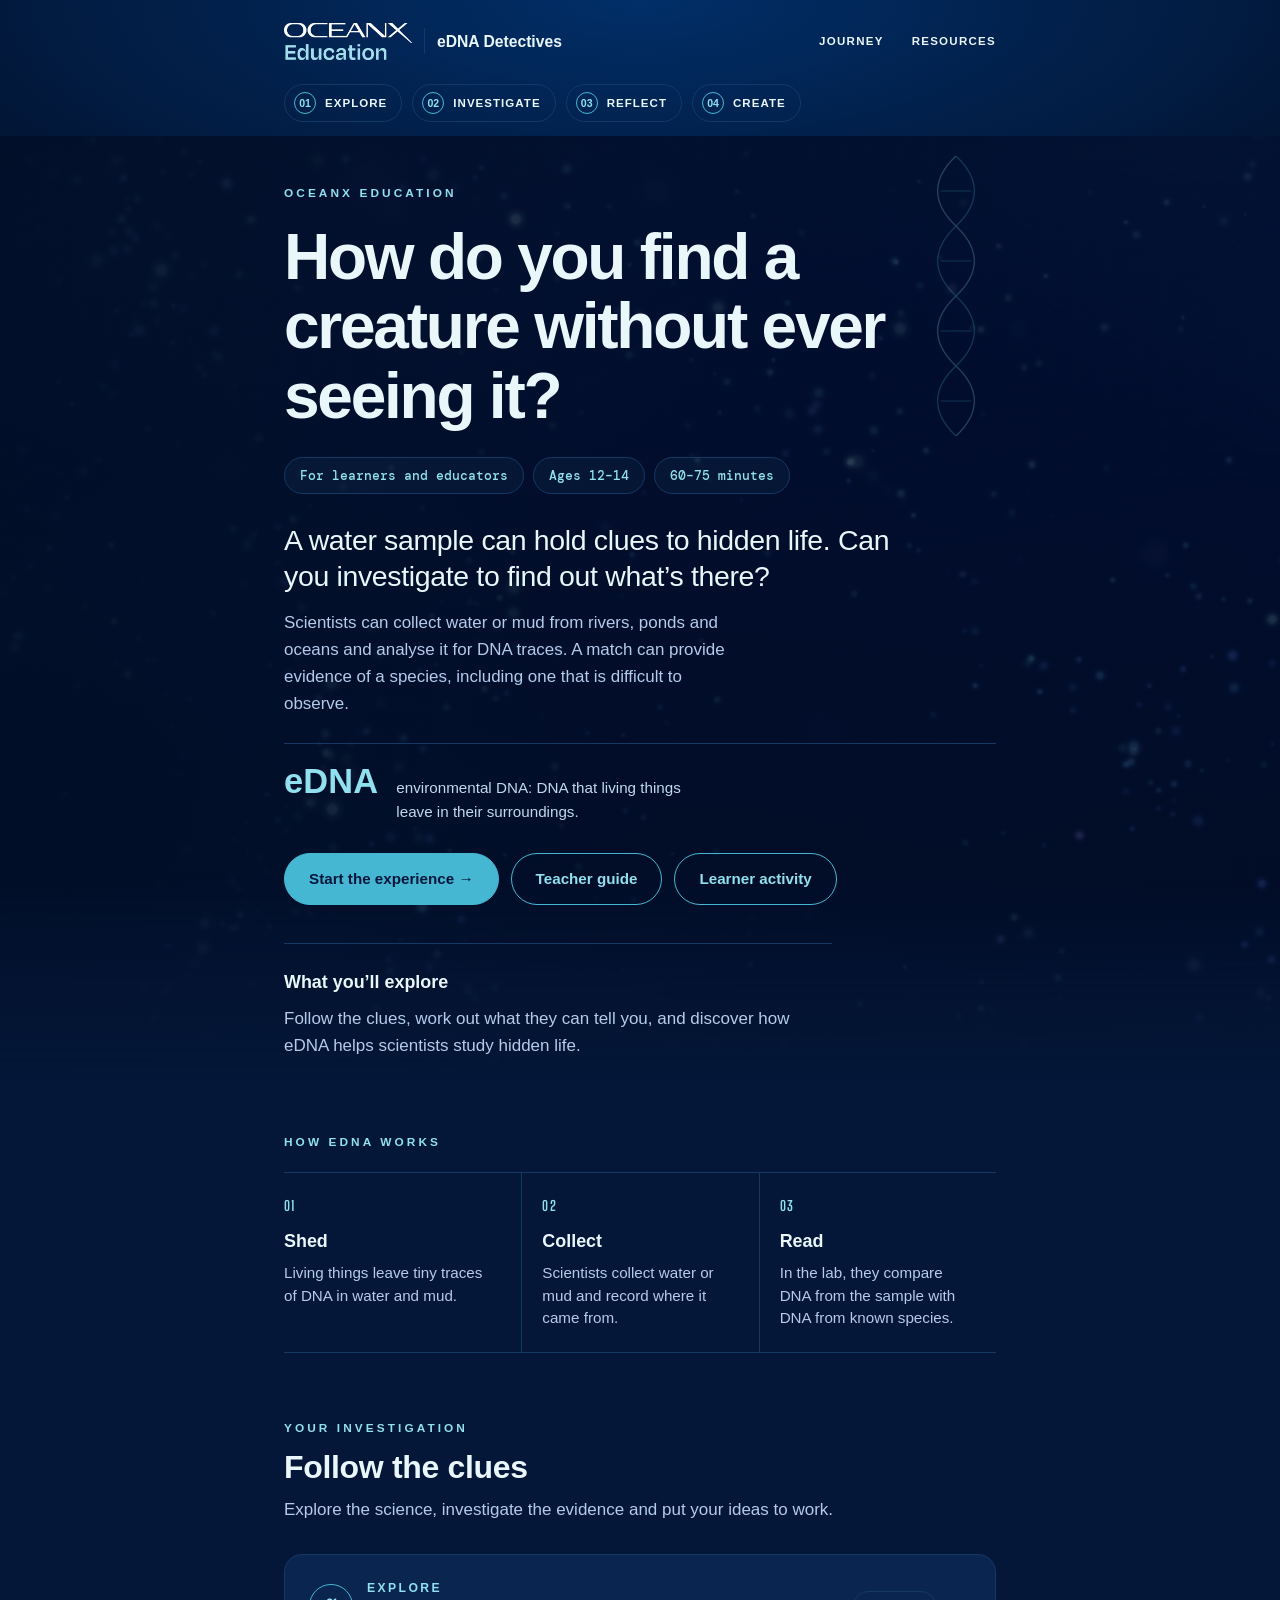
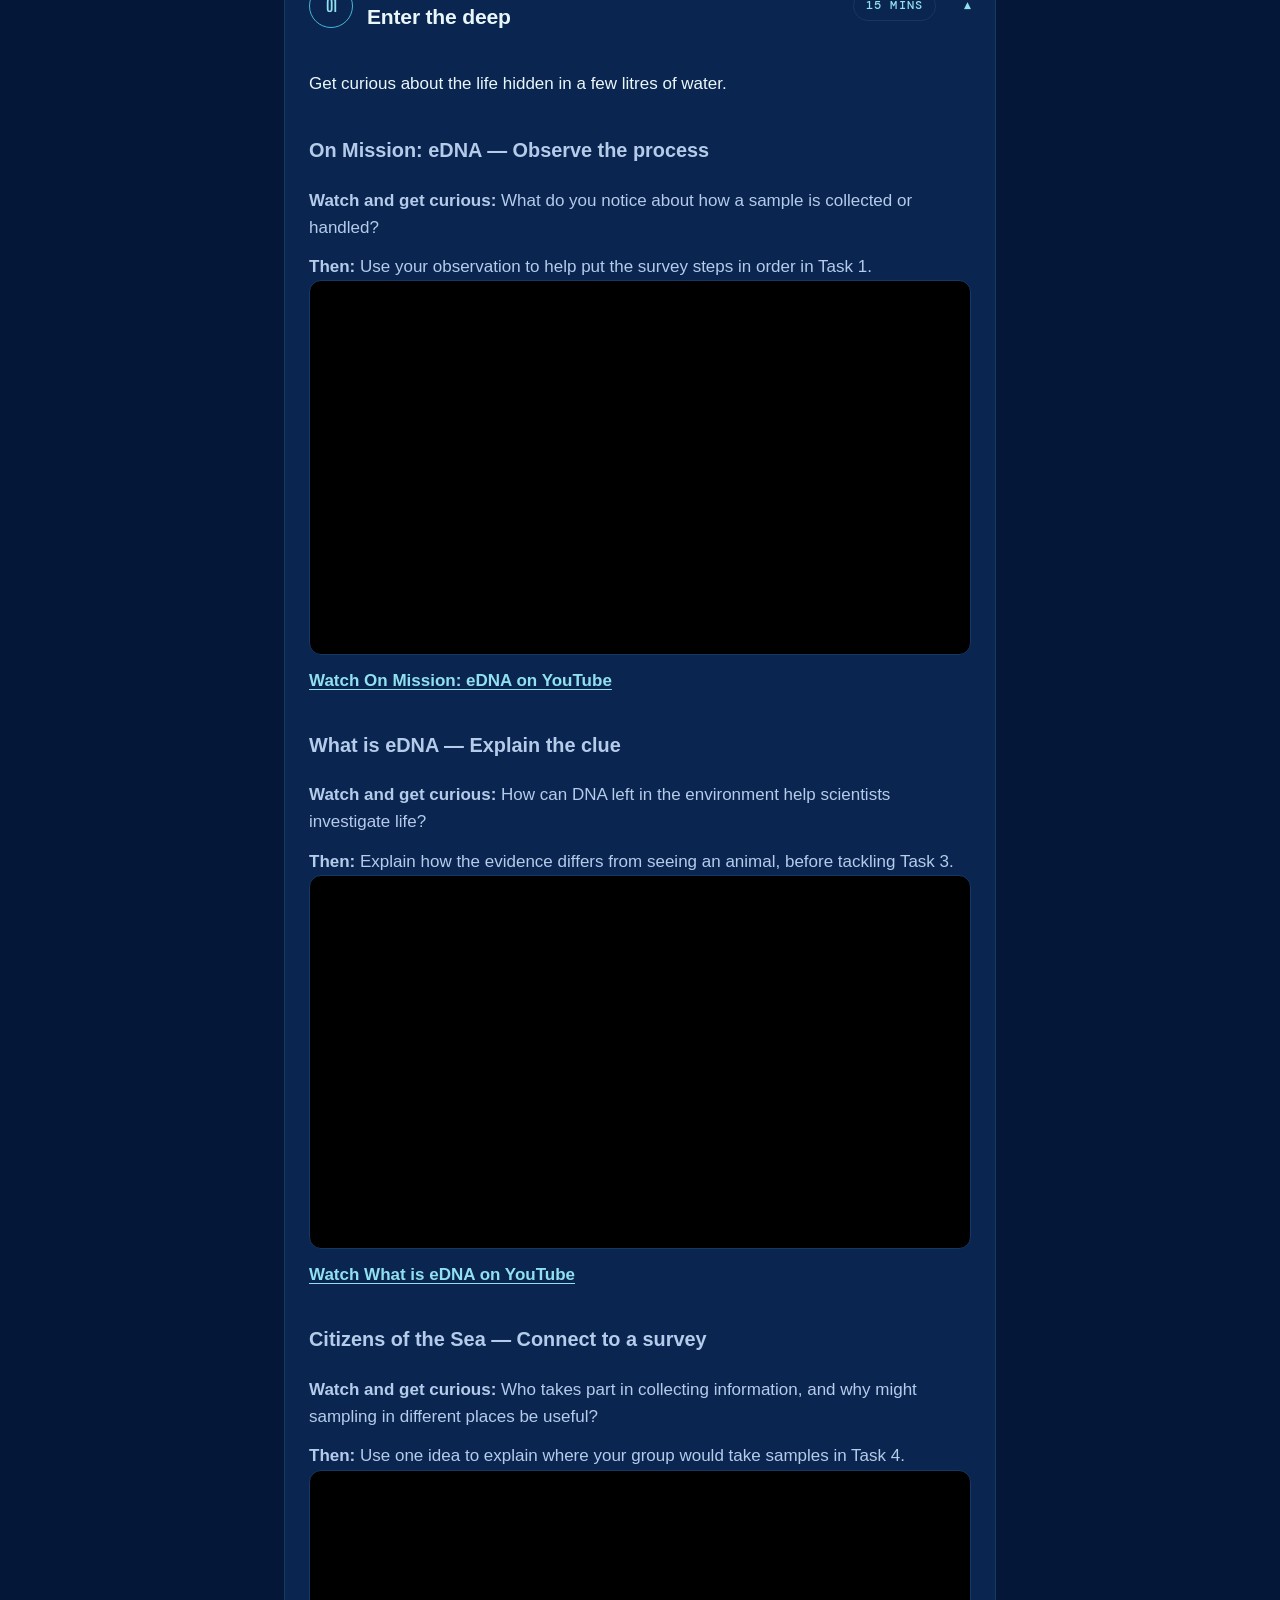
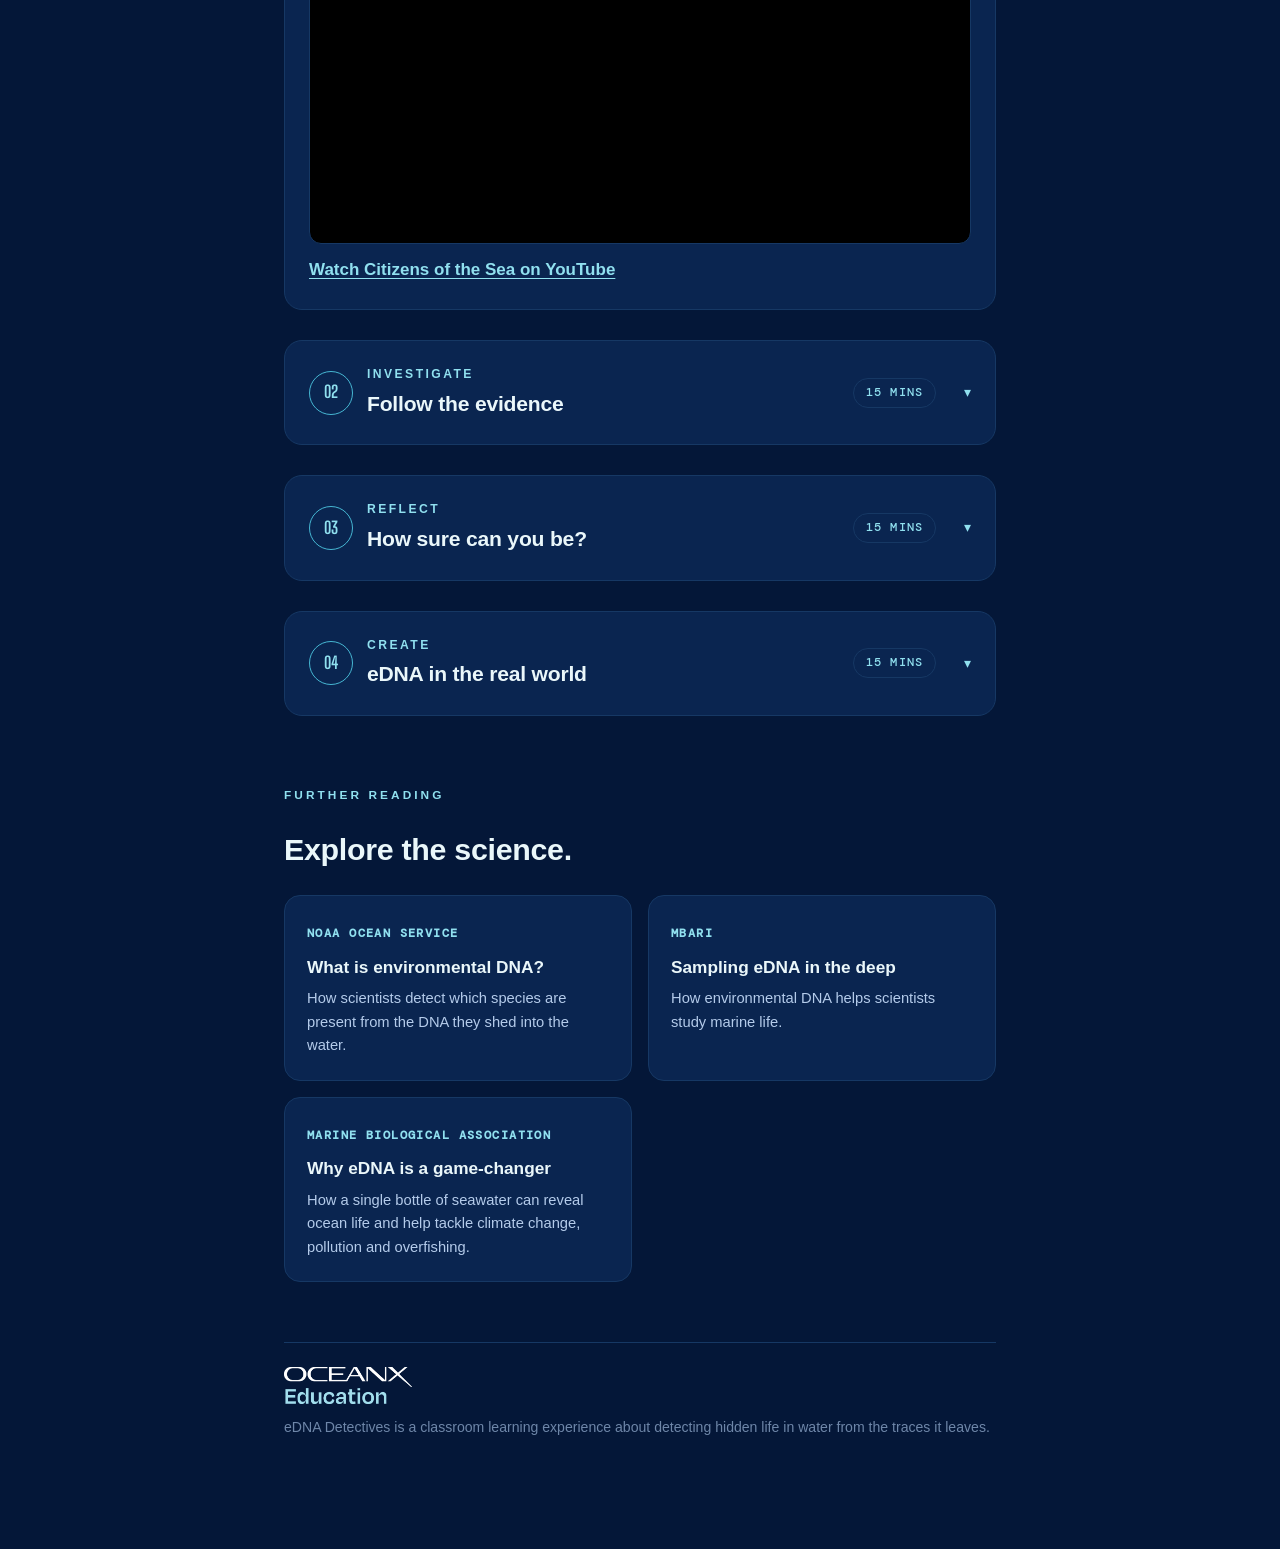
<file: index.html>
<!doctype html>
<html lang="en-GB">
<head>
<link rel="icon" href="assets/favicon.svg" type="image/svg+xml">
<meta charset="utf-8">
<meta name="viewport" content="width=device-width, initial-scale=1">
<meta name="theme-color" content="#041738">
<title>eDNA Detectives | Classroom Learning Experience</title>
<link rel="preconnect" href="https://fonts.googleapis.com">
<link rel="preconnect" href="https://fonts.gstatic.com" crossorigin>
<link href="https://fonts.googleapis.com/css2?family=Big+Shoulders+Display:wght@500;700&family=DM+Mono:wght@400;500&display=swap" rel="stylesheet">
<link rel="stylesheet" href="classroom.css?v=video-links3">
</head>
<body>
<div class="wrap">

  <!-- top bar -->
  <header class="top">
    <div class="brand">
      <img class="oceanx-logo" width="128" height="37" src="assets/oceanx-education-light.png" alt="OceanX Education">
      <span class="bar"></span>
      <span>eDNA Detectives</span>
    </div>
    <nav class="nav">
      <a href="#journey">Journey</a>
      <a href="#resources">Resources</a>
    </nav>
  </header>

  <div class="pips">
    <a class="pip" href="#step-1"><b>01</b> Explore</a>
    <a class="pip" href="#step-2"><b>02</b> Investigate</a>
    <a class="pip" href="#step-3"><b>03</b> Reflect</a>
    <a class="pip" href="#step-4"><b>04</b> Create</a>
  </div>

  <!-- hero -->
  <section class="hero">
    <svg class="helix" viewBox="0 0 120 400" fill="none" xmlns="http://www.w3.org/2000/svg" aria-hidden="true">
      <path d="M60,0 C95,33 95,67 60,100 C25,133 25,167 60,200 C95,233 95,267 60,300 C25,333 25,367 60,400" stroke="#46B7D3" stroke-width="2"/>
      <path d="M60,0 C25,33 25,67 60,100 C95,133 95,167 60,200 C25,233 25,267 60,300 C95,333 95,367 60,400" stroke="#90E0EF" stroke-width="2"/>
      <line x1="38" y1="50" x2="82" y2="50" stroke="#46B7D3" stroke-width="1.4"/>
      <line x1="38" y1="150" x2="82" y2="150" stroke="#46B7D3" stroke-width="1.4"/>
      <line x1="38" y1="250" x2="82" y2="250" stroke="#46B7D3" stroke-width="1.4"/>
      <line x1="38" y1="350" x2="82" y2="350" stroke="#46B7D3" stroke-width="1.4"/>
    </svg>
    <p class="eyebrow">OceanX Education</p>
    <h1 class="dq">How do you find a creature without ever seeing it?</h1>
    <div class="chips">
      <span class="chip">For learners and educators</span>
      <span class="chip">Ages 12–14</span>
      <span class="chip">60–75 minutes</span>
    </div>
    <div class="intro">
      <p class="lead">A water sample can hold clues to hidden life. Can you investigate to find out what’s there?</p>
      <p class="sub">Scientists can collect water or mud from rivers, ponds and oceans and analyse it for DNA traces. A match can provide evidence of a species, including one that is difficult to observe.</p>
      <p class="term"><span class="abbr">eDNA</span><span class="gloss">environmental DNA: DNA that living things leave in their surroundings.</span></p>
    </div>

    <div class="btns hero-actions"><a class="btn solid" href="#journey">Start the experience →</a><a class="btn ghost" href="edna-educator-guide.html" target="_blank" rel="noopener">Teacher guide</a><a class="btn ghost" href="edna-learner-activity.html" target="_blank" rel="noopener">Learner activity</a></div>
    <div class="learning-purpose">
      <h2>What you’ll explore</h2>
      <p>Follow the clues, work out what they can tell you, and discover how eDNA helps scientists study hidden life.</p>
    </div>

  </section>

  <!-- how eDNA works -->
  <section class="how">
    <p class="eyebrow">How eDNA works</p>
    <div class="steps3">
      <div class="step3">
        <div class="num">01</div>
        <h3>Shed</h3>
        <p>Living things leave tiny traces of DNA in water and mud.</p>
      </div>
      <div class="step3">
        <div class="num">02</div>
        <h3>Collect</h3>
        <p>Scientists collect water or mud and record where it came from.</p>
      </div>
      <div class="step3">
        <div class="num">03</div>
        <h3>Read</h3>
        <p>In the lab, they compare DNA from the sample with DNA from known species.</p>
      </div>
    </div>
  </section>

  <!-- the experience -->
  <div class="exp-head" id="journey">
    <p class="eyebrow">Your investigation</p>
    <h2>Follow the clues</h2>
    <p>Explore the science, investigate the evidence and put your ideas to work.</p>
  </div>

  <!-- 01 -->
  <details class="stage" id="step-1" open>
    <summary class="stage-top">
      <div class="num">01</div>
      <div>
        <div class="stage-label">Explore</div>
        <div class="stage-title">Enter the deep</div>
      </div>
      <span class="dur">15 mins</span>
        <span class="chev" aria-hidden="true">▾</span>
      </summary>
      <div class="stage-body">
        <p class="stage-lead">Get curious about the life hidden in a few litres of water.</p>
    <div class="videos">
      <div><h3>On Mission: eDNA — Observe the process</h3><p><b>Watch and get curious:</b> What do you notice about how a sample is collected or handled?</p><p><b>Then:</b> Use your observation to help put the survey steps in order in Task 1.</p><div class="vidwrap"><iframe src="https://www.youtube.com/embed/iMCZAcLaHKE" title="On Mission: eDNA (OceanX)" allowfullscreen loading="lazy"></iframe></div><p class="video-link"><a href="https://www.youtube.com/watch?v=iMCZAcLaHKE" target="_blank" rel="noopener noreferrer">Watch On Mission: eDNA on YouTube</a></p></div>
      <div><h3>What is eDNA — Explain the clue</h3><p><b>Watch and get curious:</b> How can DNA left in the environment help scientists investigate life?</p><p><b>Then:</b> Explain how the evidence differs from seeing an animal, before tackling Task 3.</p><div class="vidwrap"><iframe src="https://www.youtube.com/embed/C0H8MNi3t-c" title="What is eDNA" allowfullscreen loading="lazy"></iframe></div><p class="video-link"><a href="https://www.youtube.com/watch?v=C0H8MNi3t-c" target="_blank" rel="noopener noreferrer">Watch What is eDNA on YouTube</a></p></div>
      <div><h3>Citizens of the Sea — Connect to a survey</h3><p><b>Watch and get curious:</b> Who takes part in collecting information, and why might sampling in different places be useful?</p><p><b>Then:</b> Use one idea to explain where your group would take samples in Task 4.</p><div class="vidwrap"><iframe src="https://www.youtube.com/embed/j-yh_srFEMk" title="Citizens of the Sea" allowfullscreen loading="lazy"></iframe></div><p class="video-link"><a href="https://www.youtube.com/watch?v=j-yh_srFEMk" target="_blank" rel="noopener noreferrer">Watch Citizens of the Sea on YouTube</a></p></div>
    </div>
      </div>
  </details>

  <!-- 02 -->
  <details class="stage" id="step-2">
    <summary class="stage-top">
      <div class="num">02</div>
      <div>
        <div class="stage-label">Investigate</div>
        <div class="stage-title">Follow the evidence</div>
      </div>
      <span class="dur">15 mins</span>
        <span class="chev" aria-hidden="true">▾</span>
      </summary>
      <div class="stage-body">
        <figure class="creature-reveal"><img src="assets/deep-sea-creature.png" alt="An illuminated deep-sea creature in dark water"><figcaption>What clues might reveal life we cannot see?</figcaption></figure>
    <p class="stage-lead">Follow the clues like a scientist.</p>
    <p>Play eDNA Detectives on your own device, in pairs, or together as a whole class on one shared screen. Examine the eDNA traces in the water and combine them with habitat clues to work out what is hiding below.</p>
    <div class="traces">
      <span class="trace">Blood from injury</span>
      <span class="trace">Waste</span>
      <span class="trace">Squid ink</span>
      <span class="trace">Mucus &amp; skin</span>
    </div>
    <div class="btns">
      <a class="btn solid" href="https://edna-detectives.oceanx.org/" target="_blank" rel="noopener">Play eDNA Detectives →</a>
    </div>
    <p class="access-note"><b>Try the paper puzzle.</b> <b>Task 2</b> on the Learner Activity offers a printed clue puzzle every group can solve with the sheet alone.</p>
    <p>As you investigate, ask:</p>
    <ul class="q">
      <li>What kinds of traces reveal that a creature has been here?</li>
      <li>Why is one trace not enough to identify it?</li>
      <li>How does a habitat clue rule a creature out?</li>
    </ul>
      </div>
  </details>

  <!-- 03 -->
  <details class="stage" id="step-3">
    <summary class="stage-top">
      <div class="num">03</div>
      <div>
        <div class="stage-label">Reflect</div>
        <div class="stage-title">How sure can you be?</div>
      </div>
      <span class="dur">15 mins</span>
        <span class="chev" aria-hidden="true">▾</span>
      </summary>
      <div class="stage-body">
        <p class="stage-lead">Make sense of the evidence.</p>
    <p>In the game and case file, you found one clear answer. Real eDNA is messier. In one famous test, a tank's water showed fish that were never in it, the DNA came from their food. Currents move water, DNA fades, and some species are not yet in the reference library. Complete <b>Task 3</b>, discuss how sure you are and suggest another way to check.</p>
    <ul class="q">
      <li>What did the evidence let you rule out, and what stayed uncertain?</li>
      <li>When would one trace not be enough to be sure?</li>
      <li>What are you now curious to investigate further?</li>
    </ul>
      </div>
  </details>

  <!-- 04 -->
  <details class="stage" id="step-4">
    <summary class="stage-top">
      <div class="num">04</div>
      <div>
        <div class="stage-label">Create</div>
        <div class="stage-title">eDNA in the real world</div>
      </div>
      <span class="dur">15 mins</span>
        <span class="chev" aria-hidden="true">▾</span>
      </summary>
      <div class="stage-body">
        <p class="stage-lead">Plan how scientists could use eDNA to check on a real habitat.</p>
    <p>In groups of 2–3, use <b>Task 4</b> on your Learner Activity. Choose one habitat below, either a water body near you or an ocean habitat:</p>
    <div class="habs">
      <div class="hab"><b>Local river, lake or pond</b><span>Fresh water near your school, town or region.</span></div>
      <div class="hab"><b>Coral reef</b><span>Warm, shallow underwater rock gardens packed with sea life.</span></div>
      <div class="hab"><b>Mangrove</b><span>Coastal trees whose roots grow right in salty tidal water.</span></div>
      <div class="hab"><b>Seagrass meadow</b><span>Underwater flowering plants along shallow, sunlit coasts.</span></div>
      <div class="hab"><b>The deep sea</b><span>Cold, pitch-dark ocean waters far below the reach of sunlight.</span></div>
    </div>
    <ul class="crit">
      <li><b>What it could find:</b> which species will you investigate, and where and when will you sample?</li>
      <li><b>What it can't tell:</b> name one thing the eDNA could not tell you (exact count, present location, timing, or an identification missing from the reference library), and why to be careful.</li>
      <li><b>Why it matters:</b> how could knowing what lives here help protect it?</li>
    </ul>
    <p>Give a one-minute explanation of your sampling plan, what it cannot tell you, and how your findings could help protect the habitat. Not finding DNA does not prove a species is absent.</p>
    <p class="swap">eDNA can help scientists study ecosystems while reducing the need to catch animals. Scientists need to think carefully about where they collect samples and what the results can—and cannot—tell them.</p>
      </div>
  </details>

  <!-- resources -->
  <div class="res-head" id="resources">
    <p class="eyebrow">Further reading</p>
    <h2 style="color:var(--pale);font-size:1.9rem;font-weight:600;margin:0;letter-spacing:-.01em">Explore the science.</h2>
  </div>
  <div class="res-grid">
    <a class="res" href="https://oceanexplorer.noaa.gov/technology/edna/" target="_blank" rel="noopener">
      <span class="src">NOAA Ocean Service</span>
      <h3>What is environmental DNA?</h3>
      <p>How scientists detect which species are present from the DNA they shed into the water.</p>
    </a>
    <a class="res" href="https://www.mbari.org/know-your-ocean/what-is-environmental-dna-edna/" target="_blank" rel="noopener">
      <span class="src">MBARI</span>
      <h3>Sampling eDNA in the deep</h3>
      <p>How environmental DNA helps scientists study marine life.</p>
    </a>
    <a class="res" href="https://www.mba.ac.uk/what-is-edna-and-why-is-it-a-game-changer-for-ocean-observation-and-conservation/" target="_blank" rel="noopener">
      <span class="src">Marine Biological Association</span>
      <h3>Why eDNA is a game-changer</h3>
      <p>How a single bottle of seawater can reveal ocean life and help tackle climate change, pollution and overfishing.</p>
    </a>
  </div>

  <!-- footer -->
  <footer class="foot">
    <img class="oceanx-logo" width="128" height="37" src="assets/oceanx-education-light.png" alt="OceanX Education">
    <span>eDNA Detectives is a classroom learning experience about detecting hidden life in water from the traces it leaves.</span>
  </footer>

</div>

<script>
  (function(){
    function openHash(){var h=location.hash; if(!h) return; var el=document.querySelector(h); if(el&&el.tagName==='DETAILS') el.open=true;}
    window.addEventListener('hashchange',openHash); openHash();
  })();
</script>
<!-- Cloudflare Web Analytics --><script type="module" src="https://static.cloudflareinsights.com/beacon.min.js" data-cf-beacon='{"token":"089276324a884aef902be3a9b58ddd09"}'></script><!-- End Cloudflare Web Analytics -->
</body>
</html>
</file>
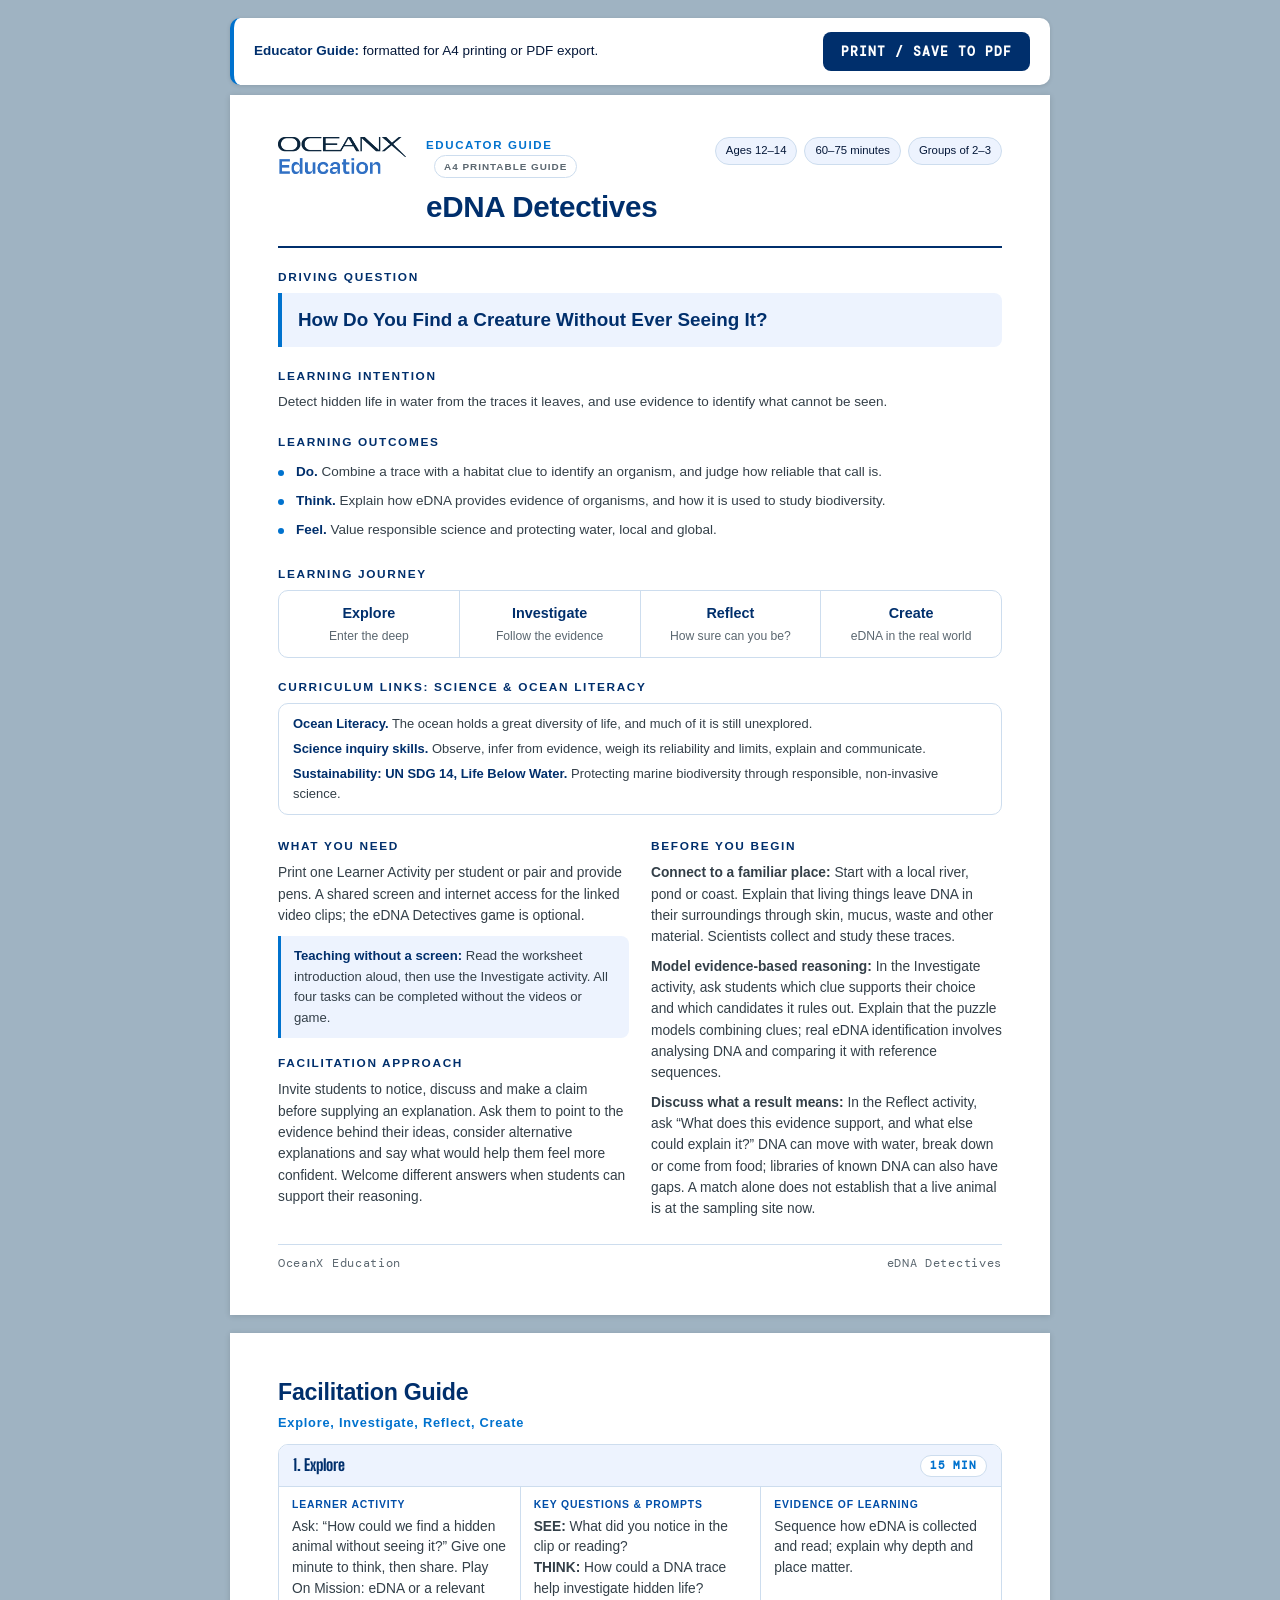
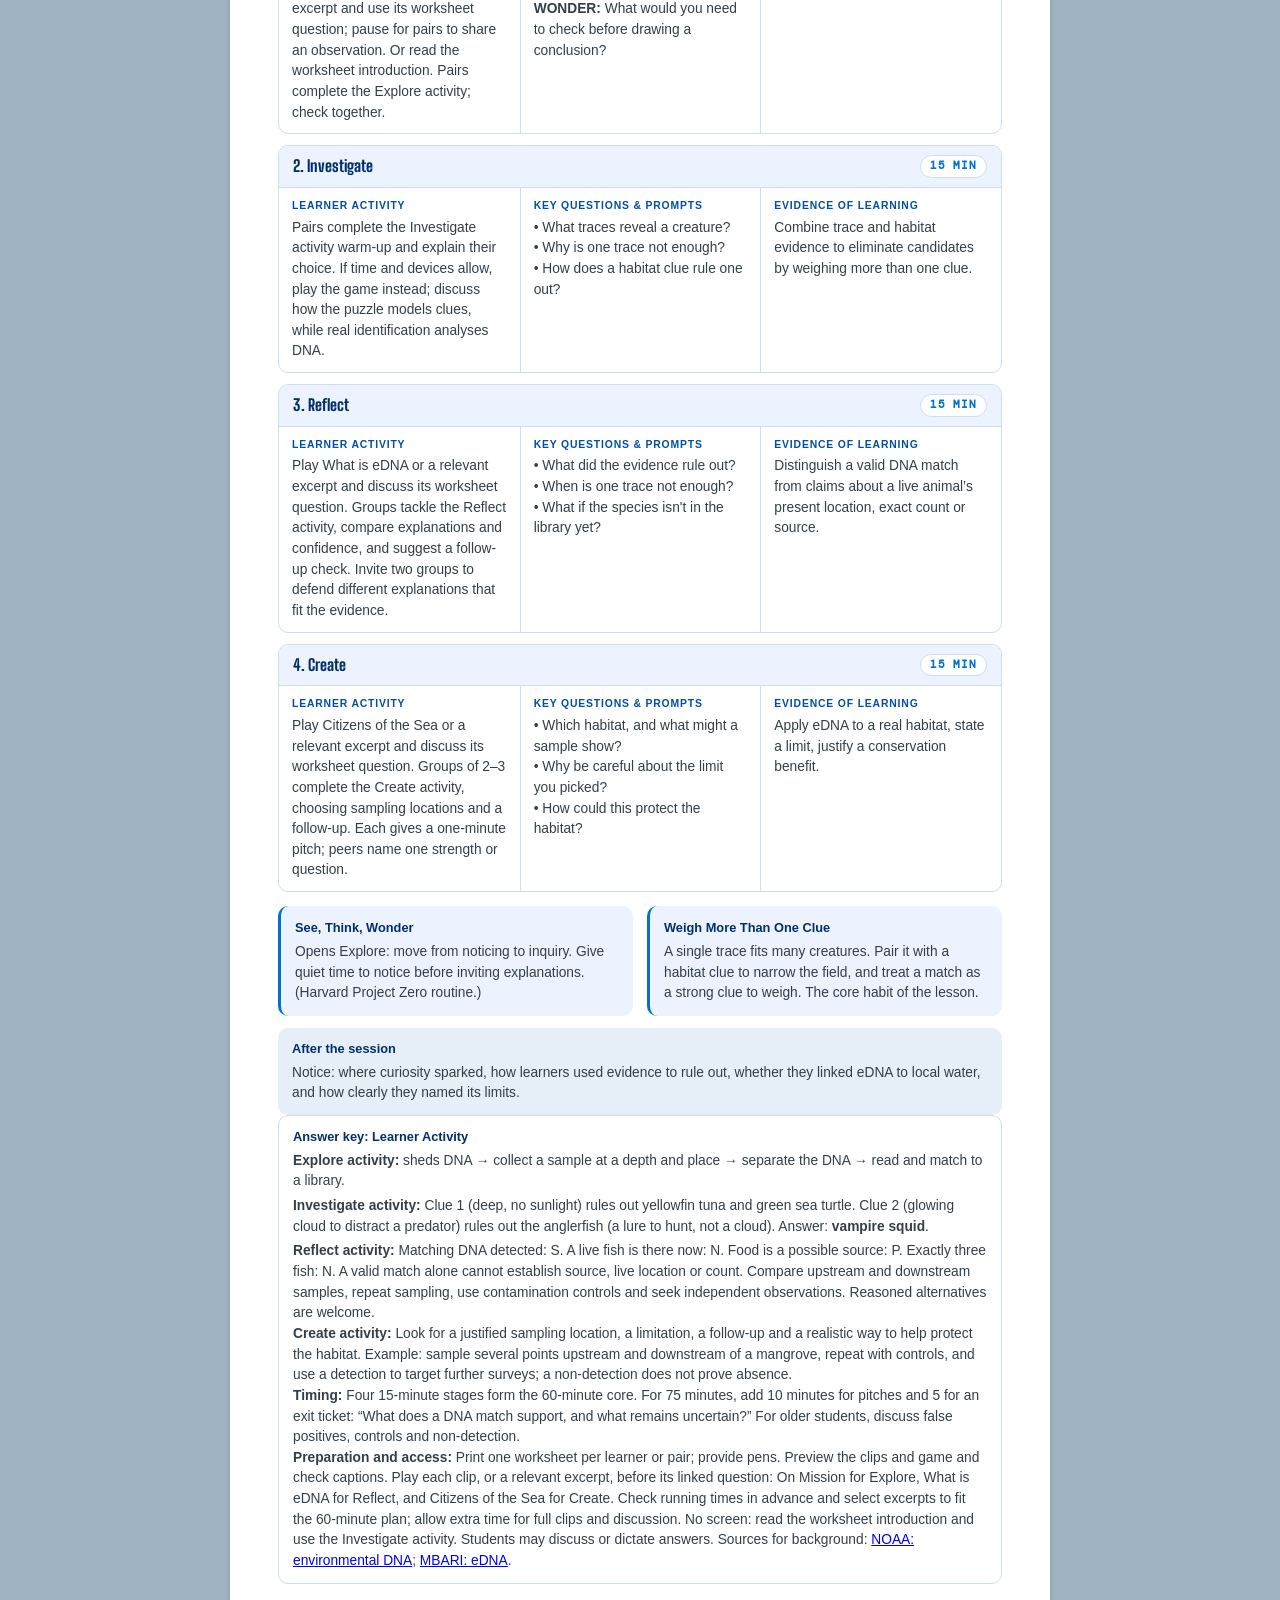
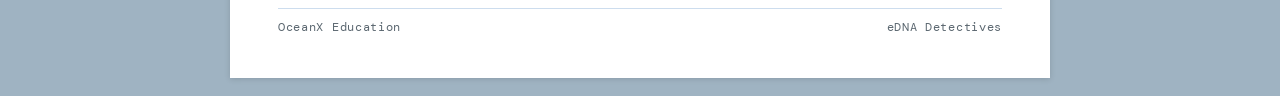
<file: edna-educator-guide.html>
<!doctype html>
<html lang="en-GB">
<head>
<link rel="icon" href="assets/favicon.svg" type="image/svg+xml">
<meta charset="utf-8">
<meta name="viewport" content="width=device-width, initial-scale=1">
<title>eDNA Detectives – Educator Guide</title>
<link rel="preconnect" href="https://fonts.googleapis.com">
<link rel="preconnect" href="https://fonts.gstatic.com" crossorigin>
<link href="https://fonts.googleapis.com/css2?family=Big+Shoulders+Display:wght@600;700&family=DM+Mono:wght@400;500&display=swap" rel="stylesheet">
<link rel="stylesheet" href="educator.css?v=logo2">
</head>
<body>

  <div class="toolbar">
    <span><b>Educator Guide:</b> formatted for A4 printing or PDF export.</span>
    <button class="printbtn" onclick="window.print()">Print / Save to PDF</button>
  </div>

  <!-- PAGE 1 -->
  <div class="page">
    <div class="mast">
      <div>
        <img class="oceanx-logo" width="128" height="37" src="assets/oceanx-education-dark.png" alt="OceanX Education">
      </div>
      <div style="flex:1">
        <div class="kick">Educator Guide <span class="tag">A4 Printable Guide</span></div>
        <h1>eDNA Detectives</h1>
      </div>
      <div class="meta">
        <span>Ages 12–14</span><span>60–75 minutes</span><span>Groups of 2–3</span>
      </div>
    </div>

    <h2 class="sec">Driving question</h2>
    <div class="dq"><p>How Do You Find a Creature Without Ever Seeing It?</p></div>

    <h2 class="sec">Learning intention</h2>
    <p class="intent">Detect hidden life in water from the traces it leaves, and use evidence to identify what cannot be seen.</p>

    <h2 class="sec">Learning outcomes</h2>
    <ul class="out">
      <li><b>Do.</b> Combine a trace with a habitat clue to identify an organism, and judge how reliable that call is.</li>
      <li><b>Think.</b> Explain how eDNA provides evidence of organisms, and how it is used to study biodiversity.</li>
      <li><b>Feel.</b> Value responsible science and protecting water, local and global.</li>
    </ul>

    <h2 class="sec">Learning journey</h2>
    <div class="journey">
      <div class="j"><div class="jt">Explore</div><div class="js">Enter the deep</div></div>
      <div class="j"><div class="jt">Investigate</div><div class="js">Follow the evidence</div></div>
      <div class="j"><div class="jt">Reflect</div><div class="js">How sure can you be?</div></div>
      <div class="j"><div class="jt">Create</div><div class="js">eDNA in the real world</div></div>
    </div>

    <h2 class="sec">Curriculum links: Science &amp; Ocean Literacy</h2>
    <div class="curr">
      <p><b>Ocean Literacy.</b> The ocean holds a great diversity of life, and much of it is still unexplored.</p>
      <p><b>Science inquiry skills.</b> Observe, infer from evidence, weigh its reliability and limits, explain and communicate.</p>
      <p><b>Sustainability: UN SDG 14, Life Below Water.</b> Protecting marine biodiversity through responsible, non-invasive science.</p>
    </div>

    <div class="two">
      <div>
        <h2 class="sec">What you need</h2>
        <p>Print one Learner Activity per student or pair and provide pens. A shared screen and internet access for the linked video clips; the eDNA Detectives game is optional.</p>
        <div class="access-box">
          <p><b>Teaching without a screen:</b> Read the worksheet introduction aloud, then use the Investigate activity. All four tasks can be completed without the videos or game.</p>
        </div>
        <h2 class="sec">Facilitation approach</h2>
        <p>Invite students to notice, discuss and make a claim before supplying an explanation. Ask them to point to the evidence behind their ideas, consider alternative explanations and say what would help them feel more confident. Welcome different answers when students can support their reasoning.</p>
      </div>
      <div>
        <h2 class="sec">Before you begin</h2>
        <p><b>Connect to a familiar place:</b> Start with a local river, pond or coast. Explain that living things leave DNA in their surroundings through skin, mucus, waste and other material. Scientists collect and study these traces.</p>
        <p><b>Model evidence-based reasoning:</b> In the Investigate activity, ask students which clue supports their choice and which candidates it rules out. Explain that the puzzle models combining clues; real eDNA identification involves analysing DNA and comparing it with reference sequences.</p>
        <p><b>Discuss what a result means:</b> In the Reflect activity, ask “What does this evidence support, and what else could explain it?” DNA can move with water, break down or come from food; libraries of known DNA can also have gaps. A match alone does not establish that a live animal is at the sampling site now.</p>
      </div>
    </div>

    <div class="foot"><span>OceanX Education</span><span>eDNA Detectives</span></div>
  </div>

  <!-- PAGE 2 -->
  <div class="page two-page">
    <h1 class="ftitle">Facilitation Guide</h1>
    <p class="fsub">Explore, Investigate, Reflect, Create</p>

    <div class="row">
      <div class="row-head"><span class="n">1. Explore</span><span class="d">15 min</span></div>
      <div class="cols">
        <div class="c"><p class="lab">Learner Activity</p><p>Ask: “How could we find a hidden animal without seeing it?” Give one minute to think, then share. Play On Mission: eDNA or a relevant excerpt and use its worksheet question; pause for pairs to share an observation. Or read the worksheet introduction. Pairs complete the Explore activity; check together.</p></div>
        <div class="c"><p class="lab">Key Questions &amp; Prompts</p><p><b>SEE:</b> What did you notice in the clip or reading?<br><b>THINK:</b> How could a DNA trace help investigate hidden life?<br><b>WONDER:</b> What would you need to check before drawing a conclusion?</p></div>
        <div class="c"><p class="lab">Evidence of Learning</p><p>Sequence how eDNA is collected and read; explain why depth and place matter.</p></div>
      </div>
    </div>

    <div class="row">
      <div class="row-head"><span class="n">2. Investigate</span><span class="d">15 min</span></div>
      <div class="cols">
        <div class="c"><p class="lab">Learner Activity</p><p>Pairs complete the Investigate activity warm-up and explain their choice. If time and devices allow, play the game instead; discuss how the puzzle models clues, while real identification analyses DNA.</p></div>
        <div class="c"><p class="lab">Key Questions &amp; Prompts</p><p>• What traces reveal a creature?<br>• Why is one trace not enough?<br>• How does a habitat clue rule one out?</p></div>
        <div class="c"><p class="lab">Evidence of Learning</p><p>Combine trace and habitat evidence to eliminate candidates by weighing more than one clue.</p></div>
      </div>
    </div>

    <div class="row">
      <div class="row-head"><span class="n">3. Reflect</span><span class="d">15 min</span></div>
      <div class="cols">
        <div class="c"><p class="lab">Learner Activity</p><p>Play What is eDNA or a relevant excerpt and discuss its worksheet question. Groups tackle the Reflect activity, compare explanations and confidence, and suggest a follow-up check. Invite two groups to defend different explanations that fit the evidence.</p></div>
        <div class="c"><p class="lab">Key Questions &amp; Prompts</p><p>• What did the evidence rule out?<br>• When is one trace not enough?<br>• What if the species isn't in the library yet?</p></div>
        <div class="c"><p class="lab">Evidence of Learning</p><p>Distinguish a valid DNA match from claims about a live animal’s present location, exact count or source.</p></div>
      </div>
    </div>

    <div class="row">
      <div class="row-head"><span class="n">4. Create</span><span class="d">15 min</span></div>
      <div class="cols">
        <div class="c"><p class="lab">Learner Activity</p><p>Play Citizens of the Sea or a relevant excerpt and discuss its worksheet question. Groups of 2–3 complete the Create activity, choosing sampling locations and a follow-up. Each gives a one-minute pitch; peers name one strength or question.</p></div>
        <div class="c"><p class="lab">Key Questions &amp; Prompts</p><p>• Which habitat, and what might a sample show?<br>• Why be careful about the limit you picked?<br>• How could this protect the habitat?</p></div>
        <div class="c"><p class="lab">Evidence of Learning</p><p>Apply eDNA to a real habitat, state a limit, justify a conservation benefit.</p></div>
      </div>
    </div>

    <div class="notes">
      <div class="note">
        <h4>See, Think, Wonder</h4>
        <p>Opens Explore: move from noticing to inquiry. Give quiet time to notice before inviting explanations. (Harvard Project Zero routine.)</p>
      </div>
      <div class="note">
        <h4>Weigh More Than One Clue</h4>
        <p>A single trace fits many creatures. Pair it with a habitat clue to narrow the field, and treat a match as a strong clue to weigh. The core habit of the lesson.</p>
      </div>
    </div>

    <div class="after">
      <h4>After the session</h4>
      <p>Notice: where curiosity sparked, how learners used evidence to rule out, whether they linked eDNA to local water, and how clearly they named its limits.</p>
    </div>

    <div class="after" style="background:#fff;border:1px solid var(--line);page-break-before:always;margin-top:0">
      <h4>Answer key: Learner Activity</h4>
      <p style="margin:0 0 4px"><b>Explore activity:</b> sheds DNA &rarr; collect a sample at a depth and place &rarr; separate the DNA &rarr; read and match to a library.</p>
      <p style="margin:0 0 4px"><b>Investigate activity:</b> Clue 1 (deep, no sunlight) rules out yellowfin tuna and green sea turtle. Clue 2 (glowing cloud to distract a predator) rules out the anglerfish (a lure to hunt, not a cloud). Answer: <b>vampire squid</b>.</p>
      <p><b>Reflect activity:</b> Matching DNA detected: S. A live fish is there now: N. Food is a possible source: P. Exactly three fish: N. A valid match alone cannot establish source, live location or count. Compare upstream and downstream samples, repeat sampling, use contamination controls and seek independent observations. Reasoned alternatives are welcome.</p>
      <p><b>Create activity:</b> Look for a justified sampling location, a limitation, a follow-up and a realistic way to help protect the habitat. Example: sample several points upstream and downstream of a mangrove, repeat with controls, and use a detection to target further surveys; a non-detection does not prove absence.</p>
      <p><b>Timing:</b> Four 15-minute stages form the 60-minute core. For 75 minutes, add 10 minutes for pitches and 5 for an exit ticket: “What does a DNA match support, and what remains uncertain?” For older students, discuss false positives, controls and non-detection.</p>
      <p><b>Preparation and access:</b> Print one worksheet per learner or pair; provide pens. Preview the clips and game and check captions. Play each clip, or a relevant excerpt, before its linked question: On Mission for Explore, What is eDNA for Reflect, and Citizens of the Sea for Create. Check running times in advance and select excerpts to fit the 60-minute plan; allow extra time for full clips and discussion. No screen: read the worksheet introduction and use the Investigate activity. Students may discuss or dictate answers. Sources for background: <a href="https://oceanexplorer.noaa.gov/technology/edna/">NOAA: environmental DNA</a>; <a href="https://www.mbari.org/know-your-ocean/what-is-environmental-dna-edna/">MBARI: eDNA</a>.</p>
    </div>

    <div class="foot"><span>OceanX Education</span><span>eDNA Detectives</span></div>
  </div>

<!-- Cloudflare Web Analytics --><script type="module" src="https://static.cloudflareinsights.com/beacon.min.js" data-cf-beacon='{"token":"089276324a884aef902be3a9b58ddd09"}'></script><!-- End Cloudflare Web Analytics -->
</body>
</html>
</file>
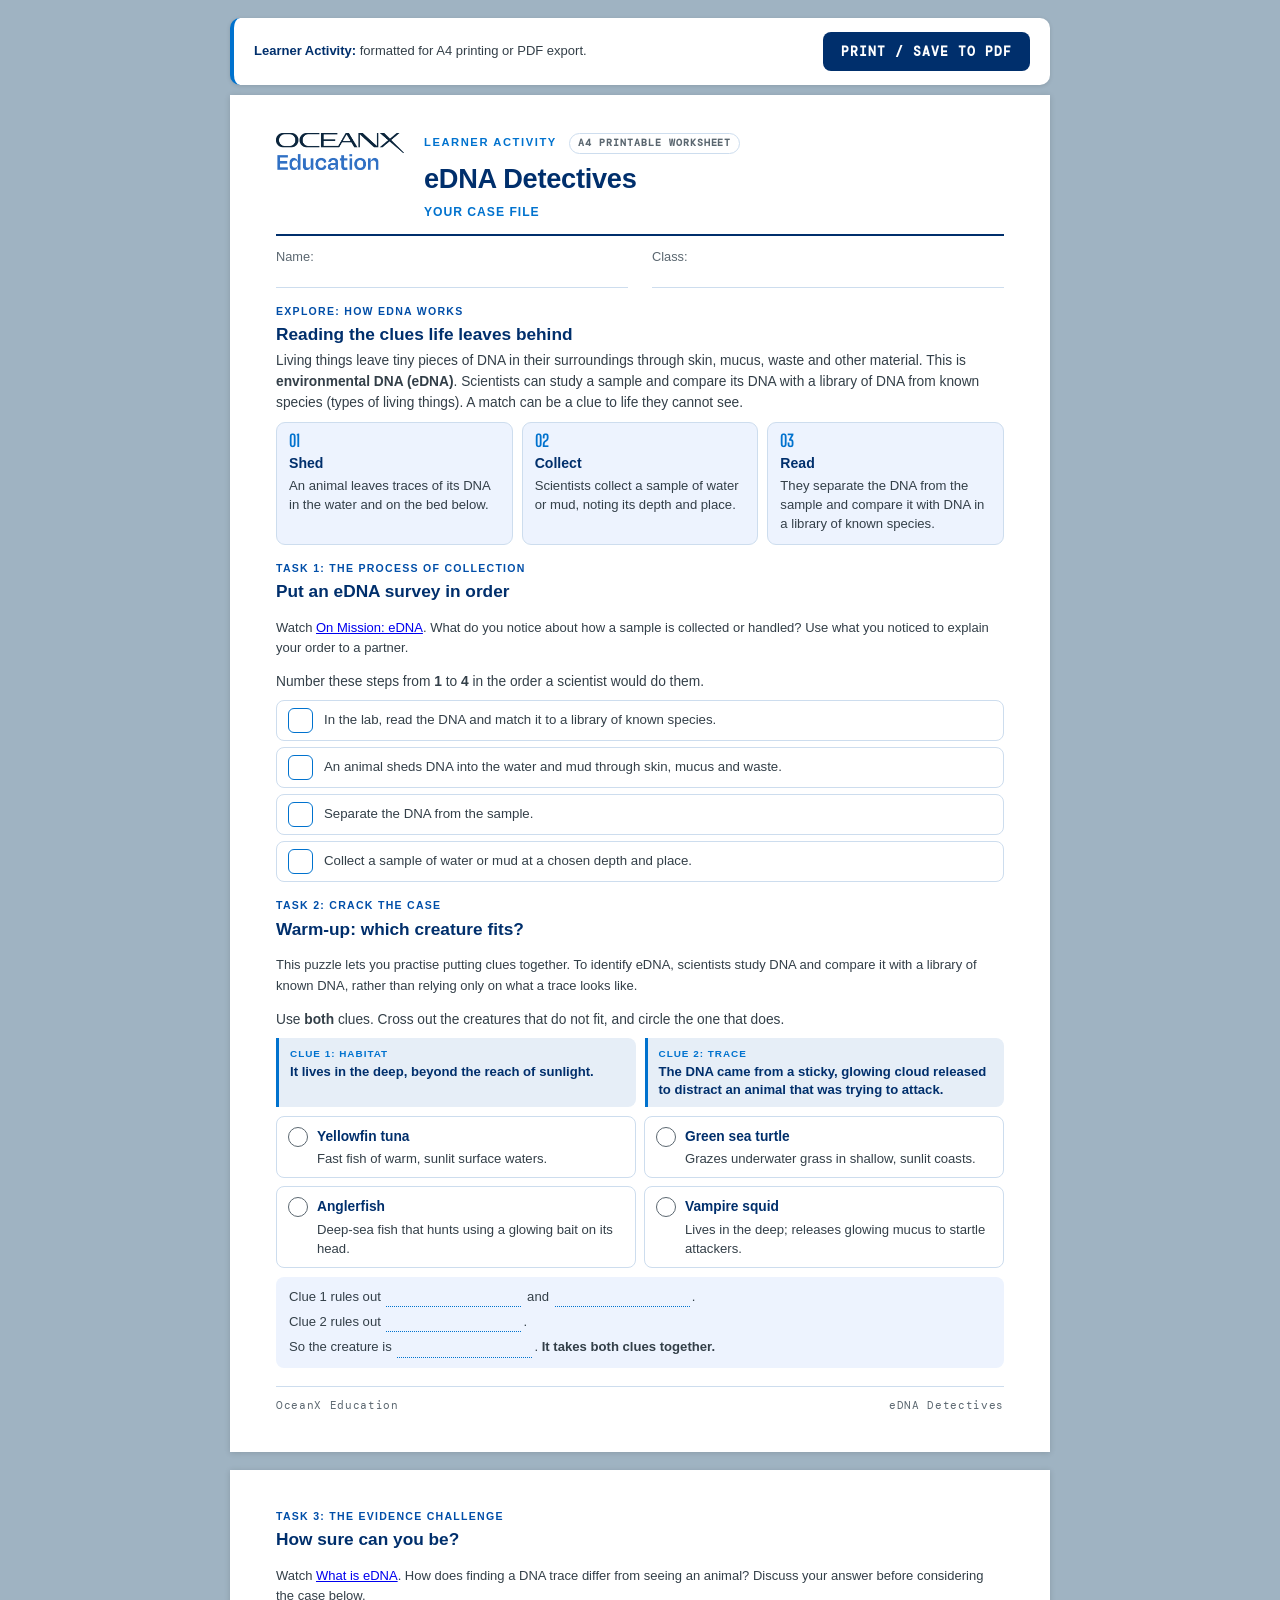
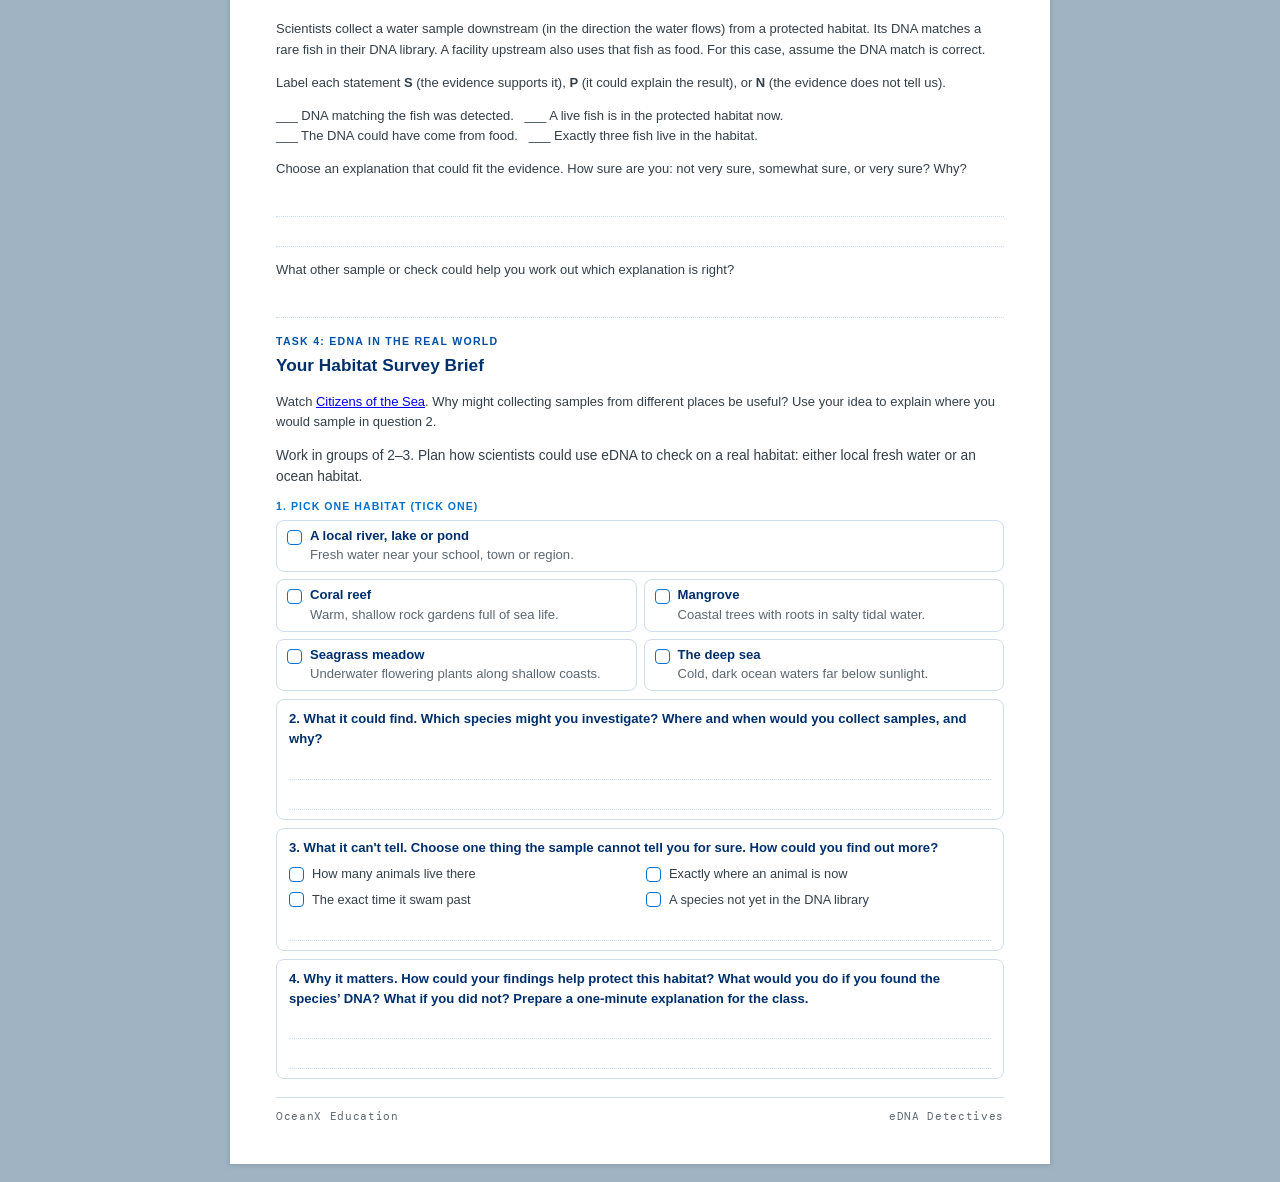
<file: edna-learner-activity.html>
<!doctype html>
<html lang="en-GB">
<head>
<link rel="icon" href="assets/favicon.svg" type="image/svg+xml">
<meta charset="utf-8">
<meta name="viewport" content="width=device-width, initial-scale=1">
<title>eDNA Detectives – Learner Activity</title>
<link rel="preconnect" href="https://fonts.googleapis.com">
<link rel="preconnect" href="https://fonts.gstatic.com" crossorigin>
<link href="https://fonts.googleapis.com/css2?family=Big+Shoulders+Display:wght@600;700&family=DM+Mono:wght@400;500&display=swap" rel="stylesheet">
<link rel="stylesheet" href="learner.css?v=logo2">
</head>
<body>

  <div class="toolbar">
    <span><b>Learner Activity:</b> formatted for A4 printing or PDF export.</span>
    <button class="printbtn" onclick="window.print()">Print / Save to PDF</button>
  </div>

  <!-- PAGE 1 -->
  <div class="page">
    <div class="mast">
      <img class="oceanx-logo" width="128" height="37" src="assets/oceanx-education-dark.png" alt="OceanX Education">
      <div style="flex:1">
        <div class="kick">Learner Activity <span class="tag">A4 Printable Worksheet</span></div>
        <h1>eDNA Detectives<small>YOUR CASE FILE</small></h1>
      </div>
    </div>
    <div class="names">
      <div class="f">Name:<div class="line"></div></div>
      <div class="f">Class:<div class="line"></div></div>
    </div>

    <!-- EXPLORE: content + collection process -->
    <div class="task">
      <div class="stage-tag">Explore: How eDNA works</div>
      <h2>Reading the clues life leaves behind</h2>
      <p class="intro">Living things leave tiny pieces of DNA in their surroundings through skin, mucus, waste and other material. This is <b>environmental DNA (eDNA)</b>. Scientists can study a sample and compare its DNA with a library of DNA from known species (types of living things). A match can be a clue to life they cannot see.</p>
      <div class="learn">
        <div class="s"><div class="n">01</div><h3>Shed</h3><p>An animal leaves traces of its DNA in the water and on the bed below.</p></div>
        <div class="s"><div class="n">02</div><h3>Collect</h3><p>Scientists collect a sample of water or mud, noting its depth and place.</p></div>
        <div class="s"><div class="n">03</div><h3>Read</h3><p>They separate the DNA from the sample and compare it with DNA in a library of known species.</p></div>
      </div>
    </div>

    <!-- collection process: sequencing -->
    <div class="task">
      <div class="stage-tag">Task 1: The process of collection</div>
      <h2>Put an eDNA survey in order</h2><p>Watch <a href="https://www.youtube.com/watch?v=iMCZAcLaHKE">On Mission: eDNA</a>. What do you notice about how a sample is collected or handled? Use what you noticed to explain your order to a partner.</p>
      <p class="intro">Number these steps from <b>1</b> to <b>4</b> in the order a scientist would do them.</p>
      <ul class="seq">
        <li><span class="boxn"></span><span class="t">In the lab, read the DNA and match it to a library of known species.</span></li>
        <li><span class="boxn"></span><span class="t">An animal sheds DNA into the water and mud through skin, mucus and waste.</span></li>
        <li><span class="boxn"></span><span class="t">Separate the DNA from the sample.</span></li>
        <li><span class="boxn"></span><span class="t">Collect a sample of water or mud at a chosen depth and place.</span></li>
      </ul>
    </div>

    <!-- INVESTIGATE: deduction case -->
    <div class="task">
      <div class="stage-tag">Task 2: Crack the case</div>
      <h2>Warm-up: which creature fits?</h2><p>This puzzle lets you practise putting clues together. To identify eDNA, scientists study DNA and compare it with a library of known DNA, rather than relying only on what a trace looks like.</p>
      <p class="intro">Use <b>both</b> clues. Cross out the creatures that do not fit, and circle the one that does.</p>
      <div class="clues">
        <div class="clue"><div class="cl">Clue 1: habitat</div><p>It lives in the deep, beyond the reach of sunlight.</p></div>
        <div class="clue"><div class="cl">Clue 2: trace</div><p>The DNA came from a sticky, glowing cloud released to distract an animal that was trying to attack.</p></div>
      </div>
      <div class="cands">
        <div class="cand"><span class="mark"></span><div><div class="nm">Yellowfin tuna</div><div class="ds">Fast fish of warm, sunlit surface waters.</div></div></div>
        <div class="cand"><span class="mark"></span><div><div class="nm">Green sea turtle</div><div class="ds">Grazes underwater grass in shallow, sunlit coasts.</div></div></div>
        <div class="cand"><span class="mark"></span><div><div class="nm">Anglerfish</div><div class="ds">Deep-sea fish that hunts using a glowing bait on its head.</div></div></div>
        <div class="cand"><span class="mark"></span><div><div class="nm">Vampire squid</div><div class="ds">Lives in the deep; releases glowing mucus to startle attackers.</div></div></div>
      </div>
      <div class="solve">
        <p>Clue 1 rules out <span class="u"></span> and <span class="u"></span>.</p>
        <p>Clue 2 rules out <span class="u"></span>.</p>
        <p>So the creature is <span class="u"></span>. <b>It takes both clues together.</b></p>
      </div>
    </div>

    <div class="foot"><span>OceanX Education</span><span>eDNA Detectives</span></div>
  </div>

  <!-- PAGE 2 -->
  <div class="page p2">

    <!-- REFLECT: yes/no -->
    <div class="task" style="margin-top:0">
      <div class="stage-tag">Task 3: The evidence challenge</div>
      <h2>How sure can you be?</h2><p>Watch <a href="https://www.youtube.com/watch?v=C0H8MNi3t-c">What is eDNA</a>. How does finding a DNA trace differ from seeing an animal? Discuss your answer before considering the case below.</p>
      <p>Scientists collect a water sample downstream (in the direction the water flows) from a protected habitat. Its DNA matches a rare fish in their DNA library. A facility upstream also uses that fish as food. For this case, assume the DNA match is correct.</p>
      <p>Label each statement <b>S</b> (the evidence supports it), <b>P</b> (it could explain the result), or <b>N</b> (the evidence does not tell us).</p>
      <p>___ DNA matching the fish was detected. &nbsp; ___ A live fish is in the protected habitat now.<br>___ The DNA could have come from food. &nbsp; ___ Exactly three fish live in the habitat.</p>
      <p>Choose an explanation that could fit the evidence. How sure are you: not very sure, somewhat sure, or very sure? Why?</p><div class="write"></div><div class="write"></div>
      <p>What other sample or check could help you work out which explanation is right?</p><div class="write"></div>
    </div>

    <!-- CREATE: Habitat Survey Brief -->
    <div class="task">
      <div class="stage-tag">Task 4: eDNA in the real world</div>
      <h2>Your Habitat Survey Brief</h2><p>Watch <a href="https://www.youtube.com/watch?v=j-yh_srFEMk">Citizens of the Sea</a>. Why might collecting samples from different places be useful? Use your idea to explain where you would sample in question 2.</p>
      <p class="intro">Work in groups of 2–3. Plan how scientists could use eDNA to check on a real habitat: either local fresh water or an ocean habitat.</p>

      <div class="brief-step">
        <div class="brief-lab">1. Pick one habitat (tick one)</div>
        <div class="hab-grid">
          <div class="hab-opt full"><span class="box"></span><div><b>A local river, lake or pond</b><span>Fresh water near your school, town or region.</span></div></div>
          <div class="hab-opt"><span class="box"></span><div><b>Coral reef</b><span>Warm, shallow rock gardens full of sea life.</span></div></div>
          <div class="hab-opt"><span class="box"></span><div><b>Mangrove</b><span>Coastal trees with roots in salty tidal water.</span></div></div>
          <div class="hab-opt"><span class="box"></span><div><b>Seagrass meadow</b><span>Underwater flowering plants along shallow coasts.</span></div></div>
          <div class="hab-opt"><span class="box"></span><div><b>The deep sea</b><span>Cold, dark ocean waters far below sunlight.</span></div></div>
        </div>
      </div>

      <div class="qbox">
        <p class="qp">2. What it could find. Which species might you investigate? Where and when would you collect samples, and why?</p>
        <div class="write"></div>
        <div class="write"></div>
      </div>

      <div class="qbox">
        <p class="qp">3. What it can't tell. Choose one thing the sample cannot tell you for sure. How could you find out more?</p>
        <div class="lim-grid">
          <div class="lim"><span class="box"></span>How many animals live there</div>
          <div class="lim"><span class="box"></span>Exactly where an animal is now</div>
          <div class="lim"><span class="box"></span>The exact time it swam past</div>
          <div class="lim"><span class="box"></span>A species not yet in the DNA library</div>
        </div>
        <div class="write"></div>
      </div>

      <div class="qbox">
        <p class="qp">4. Why it matters. How could your findings help protect this habitat? What would you do if you found the species’ DNA? What if you did not? Prepare a one-minute explanation for the class.</p>
        <div class="write"></div>
        <div class="write"></div>
      </div>
    </div>

    <div class="foot"><span>OceanX Education</span><span>eDNA Detectives</span></div>
  </div>

<!-- Cloudflare Web Analytics --><script type="module" src="https://static.cloudflareinsights.com/beacon.min.js" data-cf-beacon='{"token":"089276324a884aef902be3a9b58ddd09"}'></script><!-- End Cloudflare Web Analytics -->
</body>
</html>
</file>
<file: classroom.css>
:root{
    --bg:#041738;        /* OceanX Blue */
    --bg2:#020f28;
    --panel:#0a2550;
    --panel2:#0e2d60;
    --line:#163864;
    --cyan:#46B7D3;      /* OceanXplorer Blue */
    --cyan2:#90E0EF;     /* OceanXplorer light */
    --pale:#EAF7FA;
    --body:#B4CBEA;
    --muted:#6E86A8;
    --sans:"Zeist N2","Zeist",Arial,Helvetica,sans-serif;
    --mono:"DM Mono",ui-monospace,SFMono-Regular,Menlo,monospace;
    --display:"Big Shoulders Display","Zeist N2",Arial,sans-serif;
  }
  *{box-sizing:border-box}
  html{-webkit-text-size-adjust:100%;scroll-behavior:smooth}
  body{
    margin:0;color:var(--body);font-family:var(--sans);
    font-size:17px;line-height:1.6;-webkit-font-smoothing:antialiased;
    background-color:var(--bg);
    background-image:
      radial-gradient(120% 60% at 50% 0%, rgba(0,78,168,.5) 0%, rgba(4,23,56,0) 62%),
      radial-gradient(100% 70% at 50% 100%, #05193f 0%, var(--bg2) 100%);
    background-repeat:no-repeat;background-attachment:fixed;
  }
  /* starfield */
  body::before{
    content:"";position:fixed;inset:0;z-index:0;pointer-events:none;
    background-image:
      radial-gradient(1.2px 1.2px at 24px 38px, rgba(255,255,255,.55), transparent),
      radial-gradient(1px 1px at 120px 90px, rgba(255,255,255,.35), transparent),
      radial-gradient(1.4px 1.4px at 210px 150px, rgba(160,210,240,.5), transparent),
      radial-gradient(1px 1px at 70px 200px, rgba(255,255,255,.3), transparent),
      radial-gradient(1.1px 1.1px at 260px 50px, rgba(255,255,255,.4), transparent),
      radial-gradient(1px 1px at 300px 240px, rgba(180,220,245,.35), transparent);
    background-size:320px 300px;opacity:.6;
  }
  .wrap{position:relative;z-index:1;max-width:760px;margin:0 auto;padding:0 24px 110px}

  /* top bar */
  .top{display:flex;align-items:center;justify-content:space-between;padding:22px 0 10px;gap:16px}
  .brand{display:flex;align-items:center;gap:12px;font-weight:700;color:var(--pale);font-size:.98rem}
  .brand .ox{font-size:.72rem;letter-spacing:.14em;color:var(--cyan2);font-weight:700;line-height:1.05}
  .brand .bar{width:1px;height:26px;background:var(--line)}
  .nav{display:flex;gap:18px;font-size:.9rem}
  .nav a{color:var(--body);text-decoration:none}
  .nav a:hover{color:var(--cyan2)}

  /* pip nav */
  .pips{display:flex;flex-wrap:wrap;gap:10px;margin:14px 0 6px}
  .pip{display:flex;align-items:center;gap:9px;padding:7px 14px 7px 9px;border:1px solid var(--line);border-radius:999px;text-decoration:none;color:var(--body);font-size:.86rem}
  .pip:hover{border-color:var(--cyan)}
  .pip b{display:inline-flex;align-items:center;justify-content:center;width:22px;height:22px;border-radius:50%;border:1px solid var(--cyan);color:var(--cyan2);font-size:.74rem;font-variant-numeric:tabular-nums}

  /* hero */
  .hero{position:relative;padding:40px 0 10px}
  .helix{position:absolute;top:20px;right:-6px;width:92px;height:280px;opacity:.5;pointer-events:none}
  .eyebrow{font-size:.74rem;letter-spacing:.26em;color:var(--cyan2);font-weight:700;margin:0 0 20px;text-transform:uppercase}
  .dq{font-size:clamp(2.1rem,6.2vw,3.2rem);line-height:1.08;letter-spacing:-.015em;color:var(--pale);font-weight:600;margin:0 0 26px;max-width:15ch}
  .chips{display:flex;flex-wrap:wrap;gap:9px;margin:0 0 28px}
  .chip{padding:7px 15px;border:1px solid var(--line);border-radius:999px;font-size:.82rem;color:var(--cyan2);background:rgba(76,196,232,.05)}
  .lede{font-size:1.1rem;color:var(--body);max-width:52ch;margin:0 0 10px}
  .lede b{color:var(--pale);font-weight:600}
  .intro{margin:2px 0 0}
  .intro .lead{font-size:clamp(1.34rem,3.6vw,1.78rem);line-height:1.28;color:var(--pale);font-weight:500;letter-spacing:-.012em;margin:0;max-width:24ch}
  .intro .sub{font-size:1.06rem;color:var(--body);margin:14px 0 0;max-width:48ch}
  .term{display:flex;align-items:baseline;flex-wrap:wrap;gap:8px 18px;margin:26px 0 0;padding-top:20px;border-top:1px solid var(--line)}
  .term .abbr{font-size:2.15rem;font-weight:700;color:var(--cyan2);line-height:1;letter-spacing:.005em}
  .term .gloss{font-size:.95rem;color:var(--muted);max-width:38ch}
  .how{margin:58px 0 0}
  .steps3{display:grid;grid-template-columns:repeat(3,1fr);gap:16px;margin-top:18px}
  .step3{background:var(--panel);border:1px solid var(--line);border-radius:16px;padding:22px 20px}
  .step3 .num{margin-bottom:12px}
  .step3 h3{color:var(--pale);font-size:1.12rem;font-weight:600;margin:0 0 6px}
  .step3 p{color:var(--body);font-size:.95rem;margin:0;line-height:1.5}

  /* do think feel */
  .dtf{display:grid;grid-template-columns:repeat(3,1fr);gap:14px;margin:30px 0 8px}
  .dtf .cell{background:var(--panel);border:1px solid var(--line);border-radius:14px;padding:18px}
  .dtf h3{margin:0 0 7px;font-size:.78rem;letter-spacing:.18em;color:var(--cyan2);text-transform:uppercase}
  .dtf p{margin:0;font-size:.94rem;color:var(--body);line-height:1.5}

  /* buttons */
  .btns{display:flex;flex-wrap:wrap;gap:12px;margin:26px 0 6px}
  .btn{display:inline-flex;align-items:center;gap:9px;padding:13px 24px;border-radius:999px;font-size:.95rem;font-weight:600;text-decoration:none;border:1.5px solid var(--cyan);transition:background .15s}
  .btn.solid{background:var(--cyan);color:#04163a}
  .btn.solid:hover{background:var(--cyan2)}
  .btn.ghost{background:transparent;color:var(--cyan2)}
  .btn.ghost:hover{background:rgba(76,196,232,.1)}

  /* section intro */
  .exp-head{margin:66px 0 4px}
  .exp-head .eyebrow{margin-bottom:10px}
  .exp-head h2{font-size:1.9rem;color:var(--pale);font-weight:600;margin:0;letter-spacing:-.01em}

  /* stage */
  .stage{margin-top:30px;background:var(--panel);border:1px solid var(--line);border-radius:18px;padding:26px 24px}
  .stage-top{display:flex;align-items:center;gap:14px;margin-bottom:4px}
  .num{flex:0 0 auto;width:44px;height:44px;border-radius:50%;border:1.5px solid var(--cyan);display:flex;align-items:center;justify-content:center;color:var(--cyan2);font-weight:700;font-size:1.05rem;font-variant-numeric:tabular-nums}
  .stage-label{font-size:.76rem;letter-spacing:.2em;color:var(--cyan2);text-transform:uppercase;font-weight:700}
  .stage-title{font-size:1.32rem;color:var(--pale);font-weight:600;margin:2px 0 0;letter-spacing:-.01em}
  .dur{margin-left:auto;flex:0 0 auto;font-size:.72rem;letter-spacing:.1em;color:var(--cyan2);border:1px solid var(--line);border-radius:999px;padding:5px 12px;text-transform:uppercase;font-weight:600}
  .stage-lead{color:var(--pale);font-weight:500;margin:16px 0 0}
  .stage p{margin:12px 0 0}
  .q{list-style:none;margin:14px 0 0;padding:0}
  .q li{position:relative;padding:0 0 0 22px;margin:0 0 9px;color:var(--body)}
  .q li::before{content:"";position:absolute;left:2px;top:.62em;width:7px;height:7px;border-radius:50%;background:var(--cyan)}
  .q li:last-child{margin-bottom:0}

  /* low-tech note */
  .access-note{margin:16px 0 0;padding:12px 15px;border-left:3px solid var(--cyan);background:rgba(70,183,211,.08);border-radius:0 10px 10px 0;font-size:.9rem;color:var(--body)}
  .access-note b{color:var(--pale);font-weight:600}

  /* trace tokens (echo of the game's circular evidence nodes) */
  .traces{display:flex;flex-wrap:wrap;gap:12px;margin:18px 0 0}
  .trace{width:84px;height:84px;border-radius:50%;border:1px solid var(--cyan);display:flex;align-items:center;justify-content:center;text-align:center;font-size:.78rem;color:var(--cyan2);background:radial-gradient(circle at 50% 35%, rgba(70,183,211,.18), rgba(10,37,80,.25));padding:8px;line-height:1.2}

  /* habitat gloss grid inside Create */
  .habs{display:grid;grid-template-columns:1fr 1fr;gap:10px;margin:14px 0 0}
  .hab{background:rgba(4,23,56,.45);border:1px solid var(--line);border-radius:12px;padding:11px 14px}
  .hab b{display:block;color:var(--pale);font-size:.92rem;font-weight:600}
  .hab span{display:block;color:var(--body);font-size:.84rem;line-height:1.4;margin-top:2px}

  /* criteria */
  .crit{list-style:none;margin:16px 0 0;padding:0}
  .crit li{position:relative;padding:12px 0 12px 34px;border-top:1px solid var(--line);color:var(--body)}
  .crit li:first-child{border-top:0}
  .crit li::before{content:"";position:absolute;left:4px;top:1.15em;width:14px;height:14px;border-radius:50%;border:1.5px solid var(--cyan)}
  .crit b{color:var(--pale);font-weight:600}
  .swap{margin:16px 0 0;color:var(--cyan2);font-style:italic}

  /* video slots */
  .videos{display:flex;flex-direction:column;gap:16px;margin:18px 0 0}
  .vidwrap{position:relative;width:100%;padding-bottom:56.25%;border-radius:12px;overflow:hidden;border:1px solid var(--line);background:#000}
  .vidwrap iframe{position:absolute;top:0;left:0;width:100%;height:100%;border:0}
  .vid{aspect-ratio:16/9;border:1px dashed var(--line);border-radius:12px;display:flex;flex-direction:column;align-items:center;justify-content:center;gap:8px;color:var(--muted);background:rgba(10,34,56,.4);font-size:.84rem}
  .vid .play{width:40px;height:40px;border-radius:50%;border:1.5px solid var(--cyan);display:flex;align-items:center;justify-content:center;color:var(--cyan2)}

  /* resources */
  .res-head{margin:70px 0 0}
  .res-grid{display:grid;grid-template-columns:1fr 1fr;gap:16px;margin:22px 0 0}
  .res{display:block;background:var(--panel);border:1px solid var(--line);border-radius:16px;padding:22px;text-decoration:none;transition:border-color .15s}
  .res:hover{border-color:var(--cyan)}
  .res .src{font-size:.74rem;letter-spacing:.12em;color:var(--cyan2);text-transform:uppercase;font-weight:700}
  .res h3{color:var(--pale);font-size:1.08rem;font-weight:600;margin:8px 0 6px}
  .res p{color:var(--body);font-size:.92rem;margin:0}


  /* footer */
  .foot{margin-top:60px;padding-top:24px;border-top:1px solid var(--line);color:var(--muted);font-size:.88rem;display:flex;align-items:center;gap:12px;flex-wrap:wrap}
  .foot .ox{font-size:.72rem;letter-spacing:.14em;color:var(--cyan2);font-weight:700;line-height:1.05}

  /* brand typography: DM Mono for tags/metadata, Big Shoulders for numbers */
  /* Brand fix: Section Tags / Kickers are Zeist N2 Bold, not DM Mono. DM Mono kept only for small chips/metadata (durations, chips, source tags). */
  .dur,.chip,.src{font-family:var(--mono);font-weight:500}
  .eyebrow,.stage-label,.ox,.dtf h3{font-family:var(--sans);font-weight:700}
  .num,.pip b{font-family:var(--display);font-weight:700}

  a:focus-visible,.pip:focus-visible{outline:2px solid var(--cyan);outline-offset:3px}

  @media (max-width:620px){
    body{font-size:16px}
    .wrap{padding:0 18px 84px}
    .nav{display:none}
    .helix{display:none}
    .dtf{grid-template-columns:1fr;gap:12px}
    .videos{grid-template-columns:1fr}
    .steps3{grid-template-columns:1fr}
    .habs{grid-template-columns:1fr}
    .res-grid{grid-template-columns:1fr}
    .dq{max-width:20ch}
    .stage{padding:22px 18px}
    .dur{order:3;margin-left:58px;margin-top:-6px}
    .stage-top{flex-wrap:wrap}
  }

  /* collapsible stages */
  details.stage{padding:0;overflow:hidden}
  summary.stage-top{list-style:none;cursor:pointer;padding:24px;margin-bottom:0;outline:none}
  summary.stage-top::-webkit-details-marker{display:none}
  summary.stage-top::marker{content:""}
  summary.stage-top:hover .stage-title{color:var(--cyan2)}
  .chev{margin-left:14px;color:var(--cyan2);font-size:.9rem;transition:transform .2s ease;flex:0 0 auto}
  details[open] .chev{transform:rotate(180deg)}
  .stage-body{padding:0 24px 26px}
  @media (max-width:620px){
    summary.stage-top{padding:18px}
    .stage-body{padding:0 18px 20px}
  }
/* Visual refinements */
body::before{display:none}
.hero{padding:48px 0 20px;isolation:isolate}
.hero::before{content:"";position:absolute;z-index:-1;inset:0 calc(50% - 50vw) 0;background:linear-gradient(90deg,rgba(2,15,40,.96),rgba(2,15,40,.76)),url('assets/ocean-particles.png') center/cover;mask-image:linear-gradient(#000 78%,transparent);pointer-events:none}
.helix{opacity:.23}
.dq{font-family:var(--sans);font-size:clamp(2.5rem,6vw,4rem);max-width:17ch;letter-spacing:-.035em}
.intro .lead{max-width:40ch}
.term .gloss{color:#c2d8eb}
.hero-actions{align-items:center;margin:28px 0 38px}
.text-link{color:var(--pale);font-weight:600;text-underline-offset:4px;padding:10px}
.creature-reveal{margin:0 0 24px;position:relative;overflow:hidden;border-radius:14px;background:#031632}
.creature-reveal img{display:block;width:100%;height:clamp(190px,40vw,320px);object-fit:cover;object-position:center 43%}
.creature-reveal figcaption{padding:12px 16px;color:var(--pale);font-size:.9rem}
a:focus-visible,summary:focus-visible,button:focus-visible{outline:3px solid #fff;outline-offset:4px}
@media (prefers-reduced-motion:reduce){html{scroll-behavior:auto}*{transition:none!important}}

/* Keep navigation above the hero and adapt the layout to smaller screens. */
.top,.pips{position:relative;z-index:2}
.hero{margin-top:14px}
.hero::before{inset:0 calc(50% - 50vw) 0}
.top,.brand,.nav,.stage-top,.stage-body{min-width:0}
@media (max-width:760px){
  .wrap{width:100%;padding-left:clamp(16px,4vw,24px);padding-right:clamp(16px,4vw,24px)}
  .top{flex-wrap:wrap;gap:12px}
  .brand{flex-wrap:wrap}
  .pips{gap:8px}
  .pip{min-height:44px}
  .hero{padding-top:40px}
  .hero::before{left:calc(-1 * clamp(16px,4vw,24px));right:calc(-1 * clamp(16px,4vw,24px))}
  .dq{font-size:clamp(2.25rem,8vw,3.5rem);max-width:17ch;overflow-wrap:break-word}
  .btn{justify-content:center;min-height:48px}
}
@media (max-width:620px){
  .nav{display:flex;flex-wrap:wrap;gap:16px}
  .top{align-items:flex-start}
  .hero-actions{align-items:stretch}
  .hero-actions .btn{width:100%}
  .hero-actions .text-link{padding-left:0}
  .dur{order:0;margin:0 0 0 auto}
  .stage-top{gap:10px}
  .stage-top > div:nth-child(2){flex:1 1 140px;min-width:0}
  .chev{margin-left:0}
}
@media (max-width:360px){
  .brand{gap:8px;font-size:.9rem}
  .dq{font-size:2.2rem}
  .chip{font-size:.75rem;padding:6px 10px}
  .dur{font-size:.65rem;padding:4px 8px}
}

/* A quieter introduction: one purpose and a simple three-step sequence. */
.learning-purpose{max-width:58ch;margin:36px 0 0;padding-top:24px;border-top:1px solid var(--line)}
.learning-purpose h2{color:var(--pale);font-size:1.12rem;margin:0 0 8px}
.learning-purpose p{margin:0;color:var(--body)}
.how{margin-top:54px}
.steps3{gap:0;margin-top:20px;border-top:1px solid var(--line);border-bottom:1px solid var(--line)}
.step3{background:transparent;border:0;border-radius:0;padding:22px 20px 22px 0}
.step3+.step3{border-left:1px solid var(--line);padding-left:20px}
.step3 .num{width:auto;height:auto;border:0;display:block;text-align:left;font-size:.86rem;letter-spacing:.1em;margin-bottom:10px}
.step3 p{max-width:24ch}
@media(max-width:620px){.steps3{gap:0}.step3,.step3+.step3{padding:18px 0;border-left:0}.step3+.step3{border-top:1px solid var(--line)}.step3 p{max-width:none}}

.exp-head h2{font-size:clamp(1.65rem,3vw,2rem);line-height:1.2}
.exp-head > p:last-child{margin:10px 0 0;max-width:none;color:var(--body)}
/* Navigation typography inspired by the OceanX reference. */
.nav{align-items:center;gap:28px;font-family:Arial,Helvetica,sans-serif;font-size:.72rem;font-weight:600;letter-spacing:.11em;text-transform:uppercase}
.nav a{color:var(--pale);padding:10px 0;text-decoration:none;white-space:nowrap}
.nav a:hover{color:var(--cyan2)}
.pip{font-family:Arial,Helvetica,sans-serif;font-size:.72rem;font-weight:600;letter-spacing:.09em;text-transform:uppercase;color:var(--pale)}
.pip b{font-family:Arial,Helvetica,sans-serif;font-size:.66rem;font-weight:600;letter-spacing:0}
@media(max-width:620px){.nav{gap:20px;font-size:.7rem}.pip{font-size:.68rem;letter-spacing:.07em}}

/* Official OceanX Education logo */
.oceanx-logo{display:block;width:128px;height:auto;max-width:100%;flex-shrink:0}
@media (max-width:480px){.oceanx-logo{width:105px}}
.video-link a,.video-link a:visited{color:#90e0ef;font-weight:600;text-underline-offset:3px}.video-link a:hover{color:#fff}
</file>
<file: educator.css>
:root{
    --ink:#041738;        /* OceanX Blue */
    --head:#002F6C;       /* Twilight Blue */
    --accent:#0072CE;     /* Shoal Blue */
    --accent2:#004EA8;    /* Sunlit Blue */
    --body:#333F48;       /* Trench Gray */
    --muted:#5B6770;      /* Ridge Gray */
    --line:#cdddee;
    --panel:#EDF3FE;
    --panel2:#E6EEF7;
    --sans:"Zeist N2","Zeist",Arial,Helvetica,sans-serif;
    --mono:"DM Mono",ui-monospace,SFMono-Regular,Menlo,monospace;
    --display:"Big Shoulders Display","Zeist N2",Arial,sans-serif;
  }
  /* Brand fix: Section Tags / Kickers / section headings are Zeist N2 Bold, not DM Mono. */
  .kick,h2.sec,.cols .lab,.two h3,.stage-tag,.note h4,.after h4,.ox,.fsub{font-family:var(--sans)!important;font-weight:700}
  .row-head .n{font-family:var(--display)!important;font-weight:700}
  *{box-sizing:border-box}
  body{margin:0;background:#9fb3c2;color:var(--body);font-family:var(--sans);font-size:13.5px;line-height:1.5;-webkit-print-color-adjust:exact;print-color-adjust:exact}
  .toolbar{max-width:820px;margin:18px auto 10px;background:#fff;border-radius:10px;padding:14px 20px;display:flex;align-items:center;justify-content:space-between;box-shadow:0 1px 4px rgba(0,0,0,.12);border-left:4px solid var(--accent)}
  .toolbar span{color:var(--ink)}
  .toolbar b{color:var(--head)}
  .printbtn{background:var(--head);color:#fff;border:0;border-radius:8px;padding:11px 18px;font-size:.8rem;letter-spacing:.08em;font-weight:700;cursor:pointer;text-transform:uppercase;font-family:var(--mono)}
  .page{max-width:820px;margin:0 auto 18px;background:#fff;padding:42px 48px;box-shadow:0 1px 6px rgba(0,0,0,.14)}

  .mast{display:flex;align-items:flex-start;justify-content:space-between;gap:20px;border-bottom:2px solid var(--head);padding-bottom:16px}
  .ox{font-size:.68rem;letter-spacing:.14em;color:var(--accent);font-weight:800;line-height:1.1}
  .kick{font-size:.72rem;letter-spacing:.14em;color:var(--accent);font-weight:700;text-transform:uppercase}
  .tag{display:inline-block;margin-left:8px;font-size:.62rem;letter-spacing:.1em;border:1px solid var(--line);border-radius:999px;padding:3px 9px;color:var(--muted);vertical-align:middle}
  h1{font-size:1.85rem;color:var(--head);margin:6px 0 0;letter-spacing:-.01em}
  .meta{display:flex;gap:7px;flex-wrap:wrap;justify-content:flex-end}
  .meta span{font-size:.71rem;border:1px solid var(--line);border-radius:999px;padding:4px 10px;color:var(--ink);background:var(--panel)}

  h2.sec{font-size:.74rem;letter-spacing:.14em;color:var(--head);text-transform:uppercase;font-weight:800;margin:20px 0 7px}
  .dq{border-left:4px solid var(--accent);background:var(--panel);border-radius:0 8px 8px 0;padding:12px 16px;margin:4px 0 0}
  .dq p{margin:0;font-size:1.18rem;color:var(--head);font-weight:600}
  .intent{margin:6px 0 0}
  ul.out{list-style:none;margin:6px 0 0;padding:0}
  ul.out li{position:relative;padding:4px 0 4px 18px}
  ul.out li::before{content:"";position:absolute;left:0;top:.9em;width:6px;height:6px;border-radius:50%;background:var(--accent)}
  ul.out b{color:var(--head)}

  .journey{display:flex;align-items:stretch;gap:0;border:1px solid var(--line);border-radius:10px;overflow:hidden;margin:6px 0 0}
  .journey .j{flex:1;padding:11px 10px;text-align:center}
  .journey .j + .j{border-left:1px solid var(--line)}
  .journey .jt{color:var(--head);font-weight:700;font-size:.9rem}
  .journey .js{color:var(--muted);font-size:.76rem;margin-top:2px}

  .two{display:grid;grid-template-columns:1fr 1fr;gap:22px;margin-top:6px}
  .two h2.sec{margin-top:16px}
  .two p{margin:0 0 8px;font-size:.86rem}
  .two p:last-child{margin-bottom:0}

  .access-box{background:var(--panel);border-left:3px solid var(--accent);border-radius:0 8px 8px 0;padding:10px 13px;margin-top:10px}
  .access-box b{color:var(--head)}
  .access-box p{margin:0;font-size:.82rem}

  .foot{display:flex;justify-content:space-between;color:var(--muted);font-size:.72rem;letter-spacing:.06em;border-top:1px solid var(--line);margin-top:24px;padding-top:10px;font-family:var(--mono)}

  /* page 2 facilitation table */
  .ftitle{font-size:1.45rem;color:var(--head);margin:0 0 2px;letter-spacing:-.01em}
  .fsub{color:var(--accent);font-weight:700;font-size:.8rem;letter-spacing:.06em;margin:0 0 12px}
  .row{border:1px solid var(--line);border-radius:10px;margin-top:11px;overflow:hidden}
  .row-head{display:flex;align-items:center;gap:10px;background:var(--panel);padding:8px 14px;border-bottom:1px solid var(--line)}
  .row-head .n{color:var(--head);font-weight:800;font-size:1rem}
  .row-head .d{margin-left:auto;font-size:.66rem;letter-spacing:.08em;color:var(--accent);border:1px solid var(--line);background:#fff;border-radius:999px;padding:2px 9px;text-transform:uppercase;font-weight:700;font-family:var(--mono)}
  .cols{display:grid;grid-template-columns:1fr 1fr 1fr;gap:0}
  .cols .c{padding:10px 13px}
  .cols .c + .c{border-left:1px solid var(--line)}
  .cols .lab{font-size:.65rem;letter-spacing:.08em;color:var(--accent2);text-transform:uppercase;font-weight:700;margin:0 0 4px}
  .cols p{margin:0;font-size:.8rem;line-height:1.42}

  .notes{display:grid;grid-template-columns:1fr 1fr;gap:14px;margin-top:14px}
  .note{background:var(--panel);border-radius:10px;padding:12px 14px;border-left:3px solid var(--accent)}
  .note h4{margin:0 0 4px;color:var(--head);font-size:.8rem}
  .note p{margin:0;font-size:.78rem;color:var(--body);line-height:1.42}
  .curr{border:1px solid var(--line);border-radius:10px;padding:10px 14px;margin-top:5px}
  .curr p{margin:0 0 5px;font-size:.81rem}
  .curr p:last-child{margin-bottom:0}
  .curr b{color:var(--head)}
  .after{background:var(--panel2);border-radius:10px;padding:11px 14px;margin-top:12px}
  .after h4{margin:0 0 4px;color:var(--head);font-size:.8rem}
  .after p{margin:0;font-size:.79rem;line-height:1.42}

  @page{size:A4;margin:12mm}
  @media print{
    body{background:#fff;font-size:10.4px;line-height:1.4}
    .toolbar{display:none}
    .page{box-shadow:none;margin:0;padding:0;max-width:none}
    .page.two-page{page-break-before:always}
    .row,.note,.after{break-inside:avoid}
    /* compress so each page fits one A4 */
    .mast{padding-bottom:8px}
    h1{font-size:1.45rem;margin:3px 0 0}
    h2.sec{margin:11px 0 5px}
    .dq{padding:10px 14px}
    .dq p{font-size:1.08rem}
    .intent{margin-top:4px}
    ul.out li{padding:3px 0 3px 18px}
    .journey{margin-top:5px}
    .journey .j{padding:8px 10px}
    .curr{padding:9px 13px;margin-top:4px}
    .curr p{margin-bottom:4px}
    .two{gap:18px;margin-top:5px}
    .two p{margin-bottom:6px}
    .access-box{padding:9px 12px;margin-top:8px}
    .foot{margin-top:12px;padding-top:8px}
    .ftitle{font-size:1.3rem}
    .fsub{margin-bottom:9px}
    .row{margin-top:8px}
    .row-head{padding:7px 14px}
    .cols .c{padding:8px 12px}
    .notes{margin-top:10px;gap:12px}
    .note{padding:10px 13px}
    .after{padding:9px 13px;margin-top:9px}
  }
/* Readable on screen and in print */
body{line-height:1.55}
.cols p,.note p,.after p{font-size:.86rem;line-height:1.5}
a:focus-visible,button:focus-visible{outline:3px solid #006bc0;outline-offset:3px}
@media print{body{font-size:11px}.cols p,.note p,.after p{font-size:10.5px}.foot{break-inside:avoid}}

/* Official OceanX Education logo */
.oceanx-logo{display:block;width:128px;height:auto;max-width:100%;flex-shrink:0}
@media (max-width:480px){.oceanx-logo{width:105px}}
@media print{.oceanx-logo{width:110px}}
</file>
<file: learner.css>
:root{
    --ink:#041738;
    --head:#002F6C;
    --accent:#0072CE;
    --accent2:#004EA8;
    --body:#333F48;
    --muted:#5B6770;
    --line:#cdddee;
    --panel:#EDF3FE;
    --panel2:#E6EEF7;
    --sans:"Zeist N2","Zeist",Arial,Helvetica,sans-serif;
    --mono:"DM Mono",ui-monospace,SFMono-Regular,Menlo,monospace;
    --display:"Big Shoulders Display","Zeist N2",Arial,sans-serif;
  }
  *{box-sizing:border-box}
  body{margin:0;background:#9fb3c2;color:var(--body);font-family:var(--sans);font-size:13px;line-height:1.48;-webkit-print-color-adjust:exact;print-color-adjust:exact}
  .toolbar{max-width:820px;margin:18px auto 10px;background:#fff;border-radius:10px;padding:14px 20px;display:flex;align-items:center;justify-content:space-between;box-shadow:0 1px 4px rgba(0,0,0,.12);border-left:4px solid var(--accent)}
  .toolbar b{color:var(--head)}
  .printbtn{background:var(--head);color:#fff;border:0;border-radius:8px;padding:11px 18px;font-size:.8rem;letter-spacing:.08em;font-weight:700;cursor:pointer;text-transform:uppercase;font-family:var(--mono)}
  .page{max-width:820px;margin:0 auto 18px;background:#fff;padding:38px 46px;box-shadow:0 1px 6px rgba(0,0,0,.14)}

  .mast{display:flex;align-items:flex-start;justify-content:space-between;gap:20px;border-bottom:2px solid var(--head);padding-bottom:12px}
  .ox{font-size:.68rem;letter-spacing:.14em;color:var(--accent);font-weight:800;line-height:1.1;font-family:var(--mono)}
  .kick{font-size:.7rem;letter-spacing:.14em;color:var(--accent);font-weight:700;text-transform:uppercase;font-family:var(--mono)}
  .tag{display:inline-block;margin-left:8px;font-size:.6rem;letter-spacing:.1em;border:1px solid var(--line);border-radius:999px;padding:2px 8px;color:var(--muted);font-family:var(--mono)}
  h1{font-size:1.7rem;color:var(--head);margin:4px 0 0;letter-spacing:-.01em}
  h1 small{display:block;font-size:.76rem;color:var(--accent);font-weight:700;letter-spacing:.08em;margin-top:3px;font-family:var(--mono)}
  .names{display:flex;gap:24px;margin:11px 0 0}
  .names .f{flex:1;font-size:.8rem;color:var(--muted)}
  .names .line{border-bottom:1.5px solid var(--line);height:18px;margin-top:3px}

  .task{margin-top:15px}
  .stage-tag{font-size:.66rem;letter-spacing:.12em;color:var(--accent2);text-transform:uppercase;font-weight:800;font-family:var(--mono)}
  .task h2{margin:2px 0 2px;color:var(--head);font-size:1.08rem}
  .task .intro{margin:0 0 8px;color:var(--body);font-size:.86rem}

  /* content panel: how eDNA works */
  .learn{display:grid;grid-template-columns:repeat(3,1fr);gap:9px;margin-top:4px}
  .learn .s{background:var(--panel);border:1px solid var(--line);border-radius:9px;padding:10px 12px}
  .learn .n{font-family:var(--display);font-weight:700;color:var(--accent);font-size:1.05rem;line-height:1}
  .learn h3{margin:3px 0 2px;color:var(--head);font-size:.88rem}
  .learn p{margin:0;font-size:.76rem;color:var(--body);line-height:1.38}

  /* sequencing */
  .seq{list-style:none;margin:6px 0 0;padding:0}
  .seq li{display:flex;align-items:center;gap:11px;border:1px solid var(--line);border-radius:8px;padding:7px 11px;margin-bottom:6px}
  .seq .boxn{flex:0 0 auto;width:25px;height:25px;border:1.5px solid var(--accent);border-radius:6px}
  .seq .t{font-size:.83rem}
  .why{margin-top:8px;background:var(--panel);border-radius:8px;padding:9px 12px}
  .why p{margin:0;font-size:.81rem;color:var(--head);font-weight:600}
  .why .write{border-bottom:1.5px dotted var(--accent);height:20px;margin-top:4px}

  /* case: clues + candidates */
  .clues{display:grid;grid-template-columns:1fr 1fr;gap:9px;margin:5px 0 9px}
  .clue{background:var(--panel2);border-left:3px solid var(--accent);border-radius:0 8px 8px 0;padding:8px 11px}
  .clue .cl{font-family:var(--mono);font-size:.62rem;letter-spacing:.1em;text-transform:uppercase;color:var(--accent);font-weight:700}
  .clue p{margin:2px 0 0;font-size:.82rem;color:var(--head);font-weight:600;line-height:1.35}
  .cands{display:grid;grid-template-columns:1fr 1fr;gap:8px}
  .cand{display:flex;gap:9px;border:1px solid var(--line);border-radius:8px;padding:9px 11px}
  .cand .mark{flex:0 0 auto;width:20px;height:20px;border:1.5px solid var(--muted);border-radius:50%;margin-top:1px}
  .cand .nm{color:var(--head);font-weight:700;font-size:.86rem}
  .cand .ds{color:var(--body);font-size:.75rem;line-height:1.32;margin-top:2px}
  .solve{margin-top:9px;background:var(--panel);border-radius:8px;padding:10px 13px}
  .solve p{margin:0 0 5px;font-size:.82rem}
  .solve p:last-child{margin-bottom:0}
  .solve .u{display:inline-block;min-width:135px;border-bottom:1.5px dotted var(--accent);height:15px;vertical-align:bottom;margin:0 2px}

  /* yes / no table */
  .yn{width:100%;border-collapse:collapse;margin-top:5px}
  .yn th,.yn td{border:1px solid var(--line);padding:7px 11px;font-size:.82rem;text-align:left}
  .yn th{background:var(--panel);color:var(--head);font-family:var(--mono);font-size:.64rem;letter-spacing:.08em;text-transform:uppercase}
  .yn th.c,.yn td.c{text-align:center;width:54px}
  .box{display:inline-block;width:15px;height:15px;border:1.5px solid var(--accent);border-radius:4px;flex:0 0 auto}

  /* Task 4: Habitat Survey Brief */
  .brief-step{margin-top:11px}
  .brief-lab{font-family:var(--mono);font-size:.66rem;letter-spacing:.1em;text-transform:uppercase;color:var(--accent);font-weight:700;margin:0 0 5px}
  .hab-grid{display:grid;grid-template-columns:1fr 1fr;gap:7px}
  .hab-opt{display:flex;align-items:flex-start;gap:8px;border:1px solid var(--line);border-radius:8px;padding:7px 10px;background:#fff}
  .hab-opt.full{grid-column:1 / -1}
  .hab-opt .box{margin-top:2px}
  .hab-opt b{display:block;color:var(--head);font-size:.82rem;line-height:1.25}
  .hab-opt span{display:block;color:var(--muted);font-size:.73rem;line-height:1.3;margin-top:1px}

  .qbox{border:1px solid var(--line);border-radius:8px;padding:9px 12px;margin-top:8px}
  .qbox .qp{margin:0;color:var(--head);font-weight:600;font-size:.82rem}
  .write{border-bottom:1.5px dotted var(--line);height:21px;margin-top:5px}

  .lim-grid{display:grid;grid-template-columns:1fr 1fr;gap:6px 12px;margin:6px 0 6px}
  .lim{display:flex;align-items:center;gap:8px;font-size:.8rem;color:var(--body)}

  .foot{display:flex;justify-content:space-between;color:var(--muted);font-size:.7rem;letter-spacing:.06em;border-top:1px solid var(--line);margin-top:18px;padding-top:10px;font-family:var(--mono)}

  /* Brand fix: Section Tags / Kickers are Zeist N2 Bold (uppercase), not DM Mono. DM Mono kept only for the small metadata pill and footer. */
  .ox,.kick,h1 small,.stage-tag,.cl,.yn th,.brief-lab{font-family:var(--sans)!important;font-weight:700}
  @page{size:A4;margin:10mm}
  @media print{
    body{background:#fff;font-size:10.3px}
    .toolbar{display:none}
    .page{box-shadow:none;margin:0;padding:0;max-width:none}
    .page.p2{page-break-before:always}
    .task,.seq li,.cand,.learn .s,.qbox,.hab-opt{break-inside:avoid}
    .task{margin-top:11px}
    .task .intro{margin-bottom:6px}
    .learn{gap:7px}
    .learn .s{padding:8px 10px}
    .seq li{padding:5px 10px;margin-bottom:5px}
    .clues{gap:7px;margin:5px 0 7px}
    .clue{padding:7px 10px}
    .cands{gap:6px}
    .cand{padding:7px 10px}
    .solve{padding:8px 11px;margin-top:7px}
  }
/* Readable instructions and space for handwritten answers */
body{line-height:1.55}
.learn p,.cand .ds,.hab-opt span{font-size:.82rem;line-height:1.45}
.write{height:25px}
a:focus-visible,button:focus-visible{outline:3px solid #006bc0;outline-offset:3px}
@media print{body{font-size:11px}.learn p,.cand .ds,.hab-opt span{font-size:10.5px}.foot{break-inside:avoid}}

/* Official OceanX Education logo */
.oceanx-logo{display:block;width:128px;height:auto;max-width:100%;flex-shrink:0}
@media (max-width:480px){.oceanx-logo{width:105px}}
@media print{.oceanx-logo{width:110px}}
</file>
